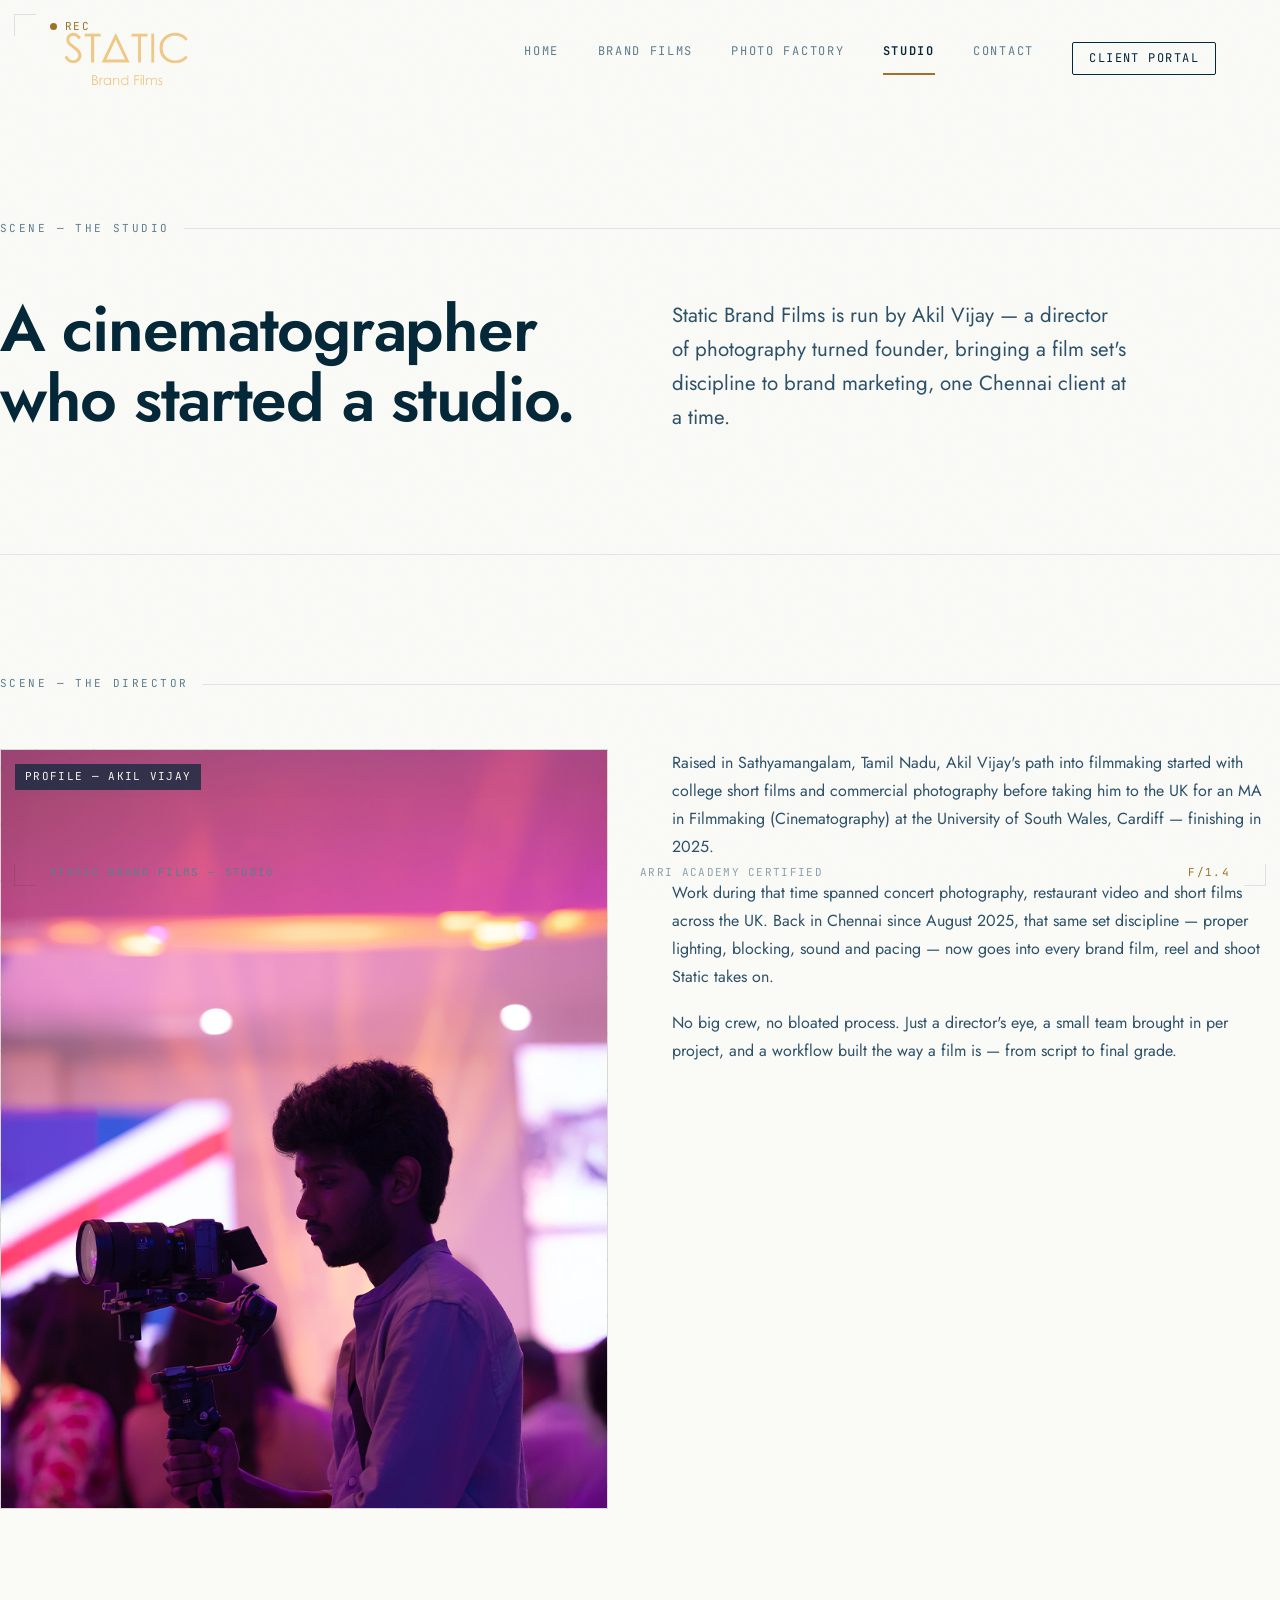
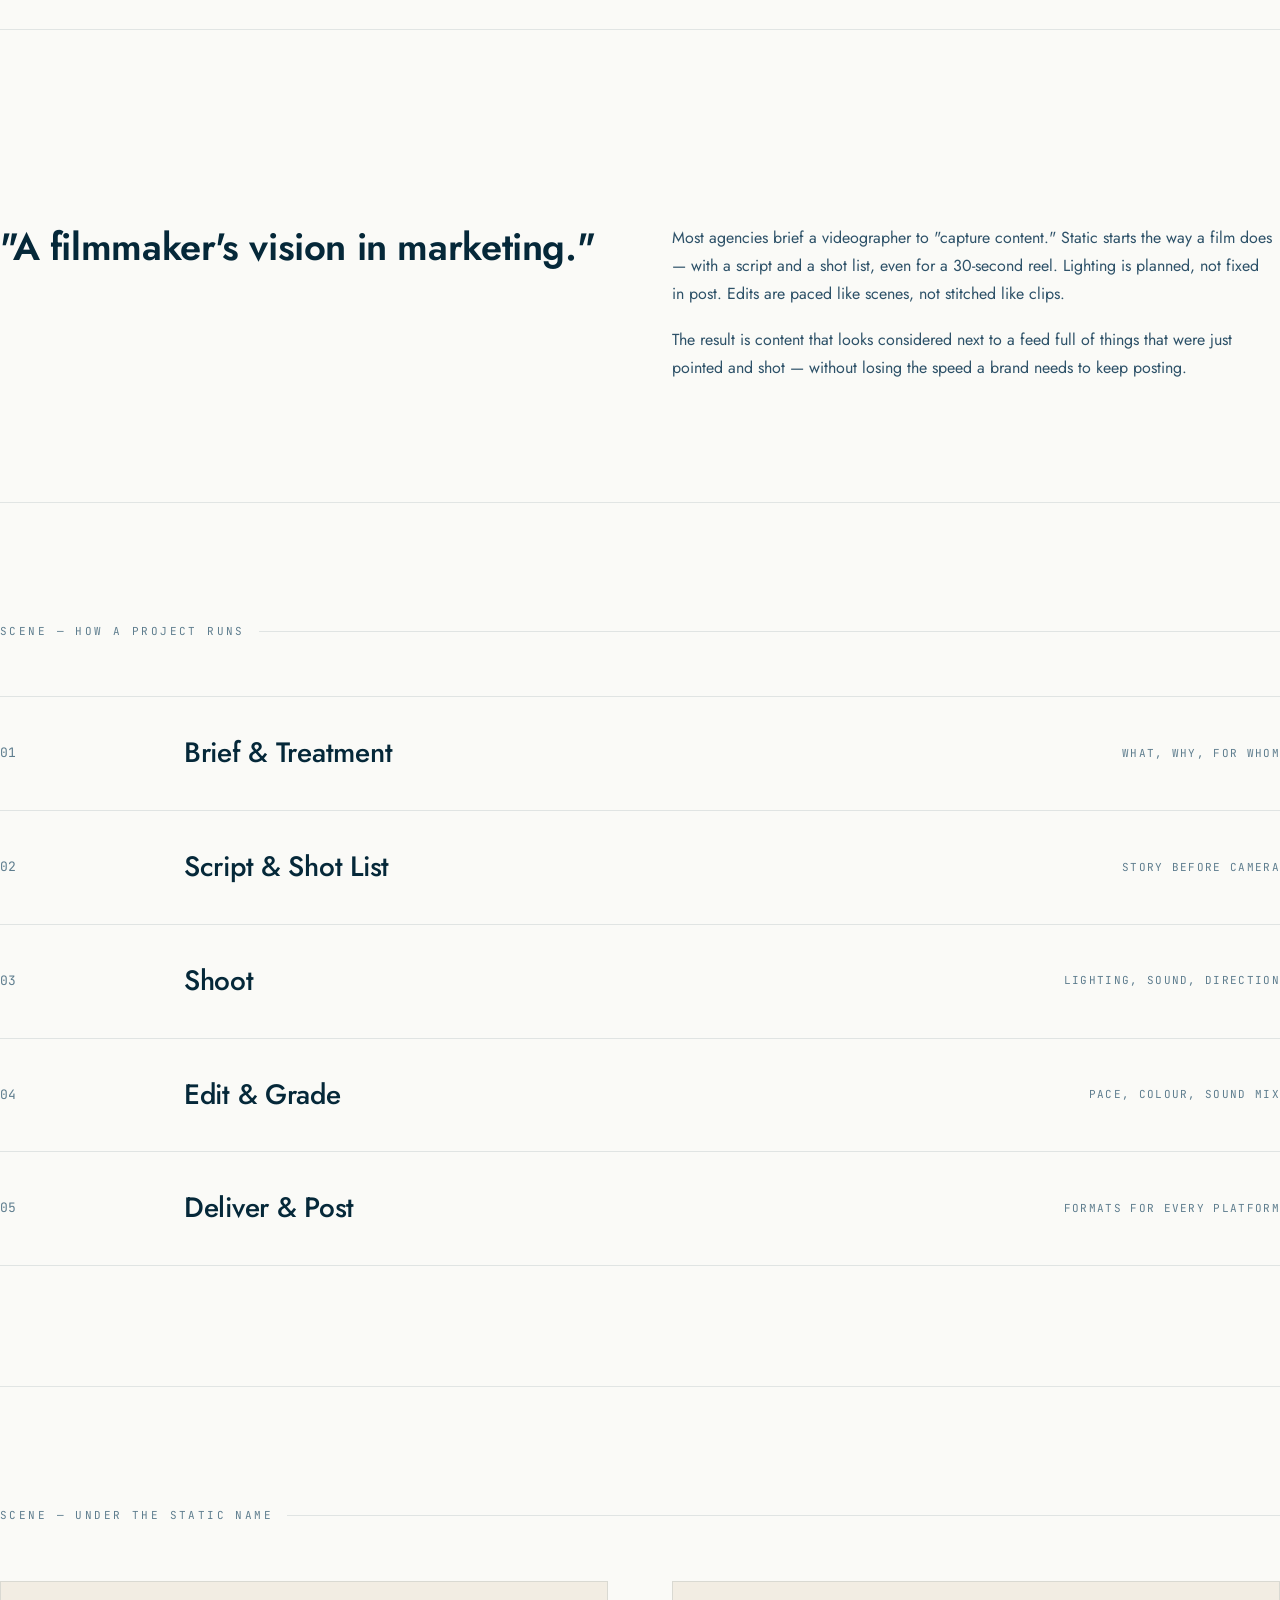
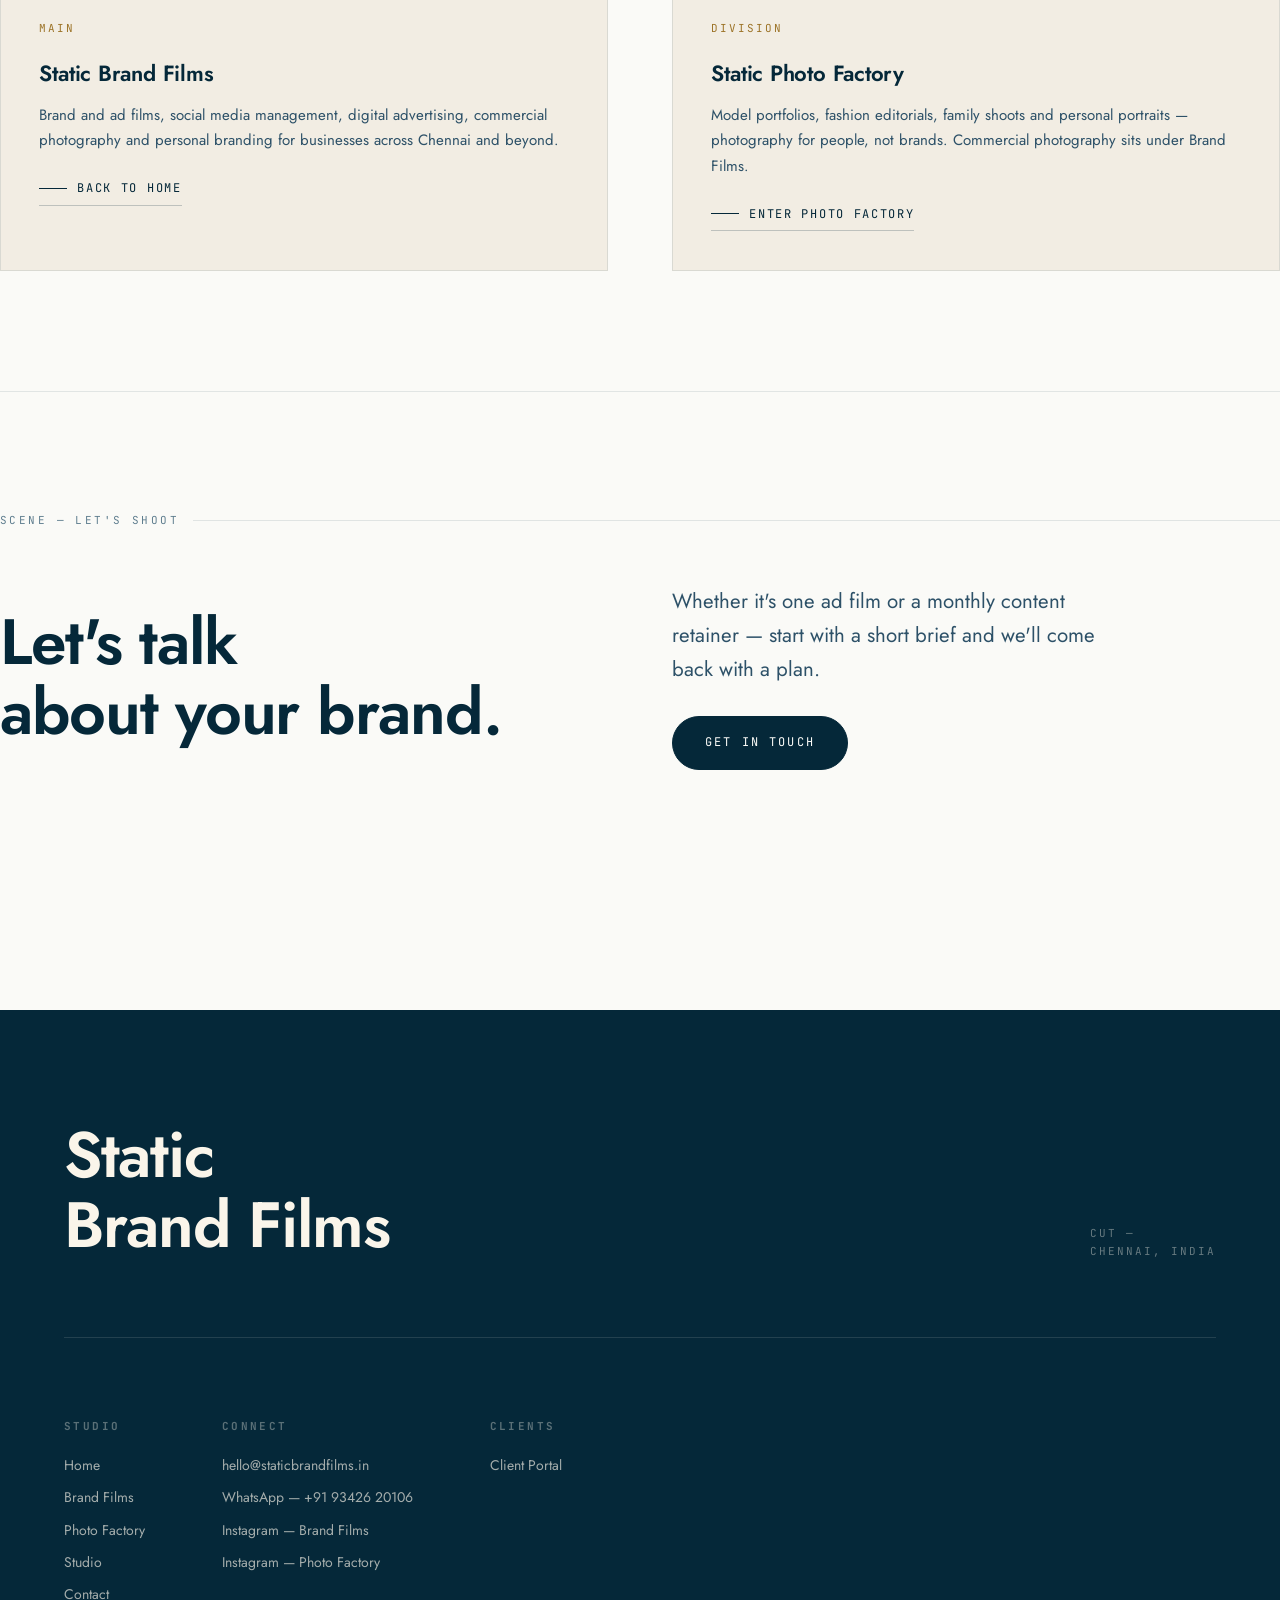
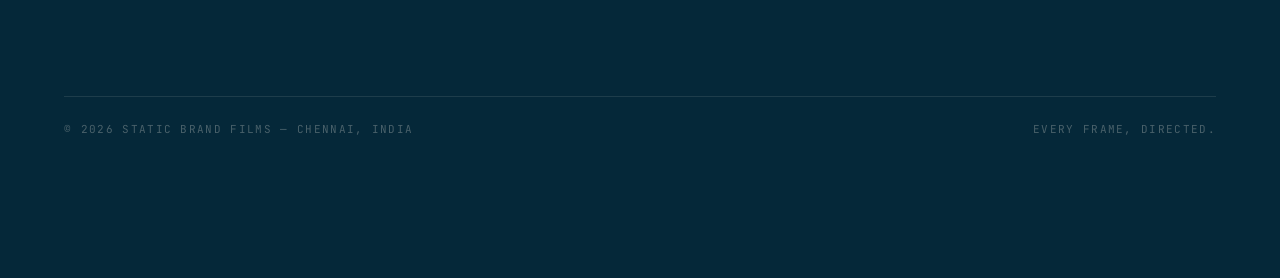
<file: about.html>
<!DOCTYPE html>
<html lang="en">
<head>
<meta charset="UTF-8">
<meta name="viewport" content="width=device-width, initial-scale=1.0">
<title>Studio — Static Brand Films | Creative Agency Chennai</title>
<meta name="description" content="Static Brand Films is run by Akil Vijay — ARRI-certified cinematographer and MA Filmmaking graduate — bringing film-set discipline to brand marketing in Chennai.">
<meta name="keywords" content="creative agency Chennai, film director Chennai, brand filmmaker Chennai, cinematographer Chennai, ARRI certified Chennai, ad film director Tamil Nadu">
<link rel="canonical" href="https://www.staticbrandfilms.in/about.html">
<meta property="og:title" content="Studio — Static Brand Films | Creative Agency Chennai">
<meta property="og:description" content="Meet the director behind Static Brand Films — ARRI-certified, MA Filmmaking, Chennai-based. A filmmaker's eye on your brand.">
<meta property="og:url" content="https://www.staticbrandfilms.in/about.html">
<meta property="og:type" content="website">
<meta property="og:image" content="https://www.staticbrandfilms.in/assets/images/about/akil-vijay-filmmaker-chennai.png">
<meta name="twitter:card" content="summary_large_image">
<meta name="twitter:title" content="Studio — Static Brand Films | Creative Agency Chennai">
<meta name="twitter:description" content="ARRI-certified cinematographer and filmmaker bringing film-set discipline to brand marketing in Chennai.">
<link rel="icon" type="image/png" sizes="512x512" href="favicon.png">
<link rel="shortcut icon" href="favicon.png">
<link rel="apple-touch-icon" href="favicon.png">
<link rel="stylesheet" href="assets/css/style.css">
<!-- Google Tag Manager -->
<script>(function(w,d,s,l,i){w[l]=w[l]||[];w[l].push({'gtm.start':
new Date().getTime(),event:'gtm.js'});var f=d.getElementsByTagName(s)[0],
j=d.createElement(s),dl=l!='dataLayer'?'&l='+l:'';j.async=true;j.src=
'https://www.googletagmanager.com/gtm.js?id='+i+dl;f.parentNode.insertBefore(j,f);
})(window,document,'script','dataLayer','GTM-N9CTZFRR');</script>
<!-- End Google Tag Manager -->
</head>
<body>
<!-- Google Tag Manager (noscript) -->
<noscript><iframe src="https://www.googletagmanager.com/ns.html?id=GTM-N9CTZFRR"
height="0" width="0" style="display:none;visibility:hidden"></iframe></noscript>
<!-- End Google Tag Manager (noscript) -->

<div class="curtain">FADE IN —</div>

<div class="hud">
  <span class="hud__corner hud__corner--tl"></span>
  <span class="hud__corner hud__corner--tr"></span>
  <span class="hud__corner hud__corner--bl"></span>
  <span class="hud__corner hud__corner--br"></span>
  <div class="hud__top">
    <span class="hud__rec"><span class="hud__rec-dot"></span> REC</span>
    
    <span class="hud__meta">24FPS · CHENNAI, IN</span>
  </div>
  <div class="hud__bottom">
    <span class="hud__scene">STATIC BRAND FILMS — STUDIO</span>
    <span class="hud__meta">ARRI ACADEMY CERTIFIED</span>
    <span class="hud__fstop" data-fstop>f/1.4</span>
  </div>
</div>

<header class="nav">
  <a href="index.html" class="nav__mark" aria-label="Static Brand Films — Home"><img class="nav__logo" src="assets/images/Logo/static-brand-films-logo.png" alt="Static Brand Films"></a>
  <button class="nav__toggle">MENU</button>
  <nav class="nav__links">
    <a href="index.html">Home</a>
    <a href="brand-films.html">Brand Films</a>
    <a href="photo-factory.html">Photo Factory</a>
    <a href="about.html" aria-current="page">Studio</a>
    <a href="contact.html">Contact</a>
    <a href="https://portal.staticbrandfilms.in" target="_blank" rel="noopener" class="nav__portal">Client Portal</a>
  </nav>
</header>

<main>

  <!-- INTRO -->
  <section class="scene wrap" style="padding-top:clamp(150px,20vw,220px);">
    <p class="scene__label" data-reveal>Scene — The Studio</p>
    <div class="grid grid--2" style="align-items:end;">
      <h1 class="h-1" data-reveal>A cinematographer<br>who started a studio.</h1>
      <p class="lede" data-reveal data-reveal-delay="1">Static Brand Films is run by Akil Vijay — a director of photography turned founder, bringing a film set's discipline to brand marketing, one Chennai client at a time.</p>
    </div>
  </section>

  <!-- BIO -->
  <section class="scene wrap">
    <p class="scene__label" data-reveal>Scene — The Director</p>
    <div class="grid grid--2" style="align-items:start;">
      <div class="frame frame--tall" data-reveal>
        <img src="assets/images/about/akil-vijay-filmmaker-chennai.png" alt="Akil Vijay, filmmaker and founder of Static Brand Films in Chennai" style="width:100%;height:100%;object-fit:cover;display:block;">
        <span class="frame__tag">PROFILE — AKIL VIJAY</span>
      </div>
      <div data-reveal data-reveal-delay="1">
        <p class="body-text">Raised in Sathyamangalam, Tamil Nadu, Akil Vijay's path into filmmaking started with college short films and commercial photography before taking him to the UK for an MA in Filmmaking (Cinematography) at the University of South Wales, Cardiff — finishing in 2025.</p>
        <p class="body-text" style="margin-top:18px;">Work during that time spanned concert photography, restaurant video and short films across the UK. Back in Chennai since August 2025, that same set discipline — proper lighting, blocking, sound and pacing — now goes into every brand film, reel and shoot Static takes on.</p>
        <p class="body-text" style="margin-top:18px;">No big crew, no bloated process. Just a director's eye, a small team brought in per project, and a workflow built the way a film is — from script to final grade.</p>
      </div>
    </div>
  </section>

  <!-- PHILOSOPHY -->
  <section class="scene wrap">
    <p class="scene__label" data-reveal>Scene — The Philosophy</p>
    <div class="grid grid--2" style="align-items:start;">
      <h2 class="h-2" data-reveal>"A filmmaker's vision in marketing."</h2>
      <div data-reveal data-reveal-delay="1">
        <p class="body-text">Most agencies brief a videographer to "capture content." Static starts the way a film does — with a script and a shot list, even for a 30-second reel. Lighting is planned, not fixed in post. Edits are paced like scenes, not stitched like clips.</p>
        <p class="body-text" style="margin-top:18px;">The result is content that looks considered next to a feed full of things that were just pointed and shot — without losing the speed a brand needs to keep posting.</p>
      </div>
    </div>
  </section>

  <!-- PROCESS — real sequence, numbered -->
  <section class="scene wrap">
    <p class="scene__label" data-reveal>Scene — How a Project Runs</p>
    <div class="filmstrip">
      <div class="reel" data-reveal>
        <span class="reel__index">01</span>
        <span class="reel__title">Brief &amp; Treatment</span>
        <span class="reel__meta"><span>What, why, for whom</span></span>
      </div>
      <div class="reel" data-reveal data-reveal-delay="1">
        <span class="reel__index">02</span>
        <span class="reel__title">Script &amp; Shot List</span>
        <span class="reel__meta"><span>Story before camera</span></span>
      </div>
      <div class="reel" data-reveal data-reveal-delay="2">
        <span class="reel__index">03</span>
        <span class="reel__title">Shoot</span>
        <span class="reel__meta"><span>Lighting, sound, direction</span></span>
      </div>
      <div class="reel" data-reveal data-reveal-delay="3">
        <span class="reel__index">04</span>
        <span class="reel__title">Edit &amp; Grade</span>
        <span class="reel__meta"><span>Pace, colour, sound mix</span></span>
      </div>
      <div class="reel" data-reveal data-reveal-delay="4">
        <span class="reel__index">05</span>
        <span class="reel__title">Deliver &amp; Post</span>
        <span class="reel__meta"><span>Formats for every platform</span></span>
      </div>
    </div>
  </section>

  <!-- DIVISIONS -->
  <section class="scene wrap">
    <p class="scene__label" data-reveal>Scene — Under the Static Name</p>
    <div class="grid grid--2">
      <div class="card" data-reveal>
        <span class="card__num">Main</span>
        <h3>Static Brand Films</h3>
        <p>Brand and ad films, social media management, digital advertising, commercial photography and personal branding for businesses across Chennai and beyond.</p>
        <p style="margin-top:18px;"><a href="index.html" class="link-arrow"><span class="link-arrow__bar"></span> Back to home</a></p>
      </div>
      <div class="card" data-reveal data-reveal-delay="1">
        <span class="card__num">Division</span>
        <h3>Static Photo Factory</h3>
        <p>Model portfolios, fashion editorials, family shoots and personal portraits — photography for people, not brands. Commercial photography sits under Brand Films.</p>
        <p style="margin-top:18px;"><a href="photo-factory.html" class="link-arrow"><span class="link-arrow__bar"></span> Enter Photo Factory</a></p>
      </div>
    </div>
  </section>

  <!-- CTA -->
  <section class="scene wrap">
    <p class="scene__label" data-reveal>Scene — Let's Shoot</p>
    <div class="grid grid--2" style="align-items:center;">
      <h2 class="h-1" data-reveal>Let's talk<br>about your brand.</h2>
      <div data-reveal data-reveal-delay="1">
        <p class="lede">Whether it's one ad film or a monthly content retainer — start with a short brief and we'll come back with a plan.</p>
        <p style="margin-top:30px;"><a href="contact.html" class="btn">Get in touch</a></p>
      </div>
    </div>
  </section>

</main>

<footer class="footer">
<div class="wrap">
  <div class="footer__top">
    <h2 class="h-1" style="max-width:14ch;">Static<br>Brand Films</h2>
    <p class="mono-tag">CUT —<br>CHENNAI, INDIA</p>
  </div>
  <div class="footer__cols">
    <div class="footer__col">
      <h4>Studio</h4>
      <a href="index.html">Home</a>
    <a href="brand-films.html">Brand Films</a>
      <a href="photo-factory.html">Photo Factory</a>
      <a href="about.html">Studio</a>
      <a href="contact.html">Contact</a>
    </div>
    <div class="footer__col">
      <h4>Connect</h4>
      <a href="mailto:hello@staticbrandfilms.in">hello@staticbrandfilms.in</a>
      <a href="https://wa.me/919342620106?text=Hi%20Static%20Brand%20Films%2C%20I%27d%20like%20to%20discuss%20a%20project." target="_blank" rel="noopener">WhatsApp — +91 93426 20106</a>
      <a href="https://www.instagram.com/_staticbrandfilms_/" target="_blank" rel="noopener">Instagram — Brand Films</a>
      <a href="https://www.instagram.com/staticphotofactory/" target="_blank" rel="noopener">Instagram — Photo Factory</a>
    </div>
    <div class="footer__col">
      <h4>Clients</h4>
      <a href="https://portal.staticbrandfilms.in" target="_blank" rel="noopener">Client Portal</a>
    </div>
  </div>
  <div class="footer__base">
    <span>© 2026 Static Brand Films — Chennai, India</span>
    <span>Every frame, directed.</span>
  </div>
</div>
</footer>

<script src="assets/js/main.js"></script>
</body>
</html>
</file>
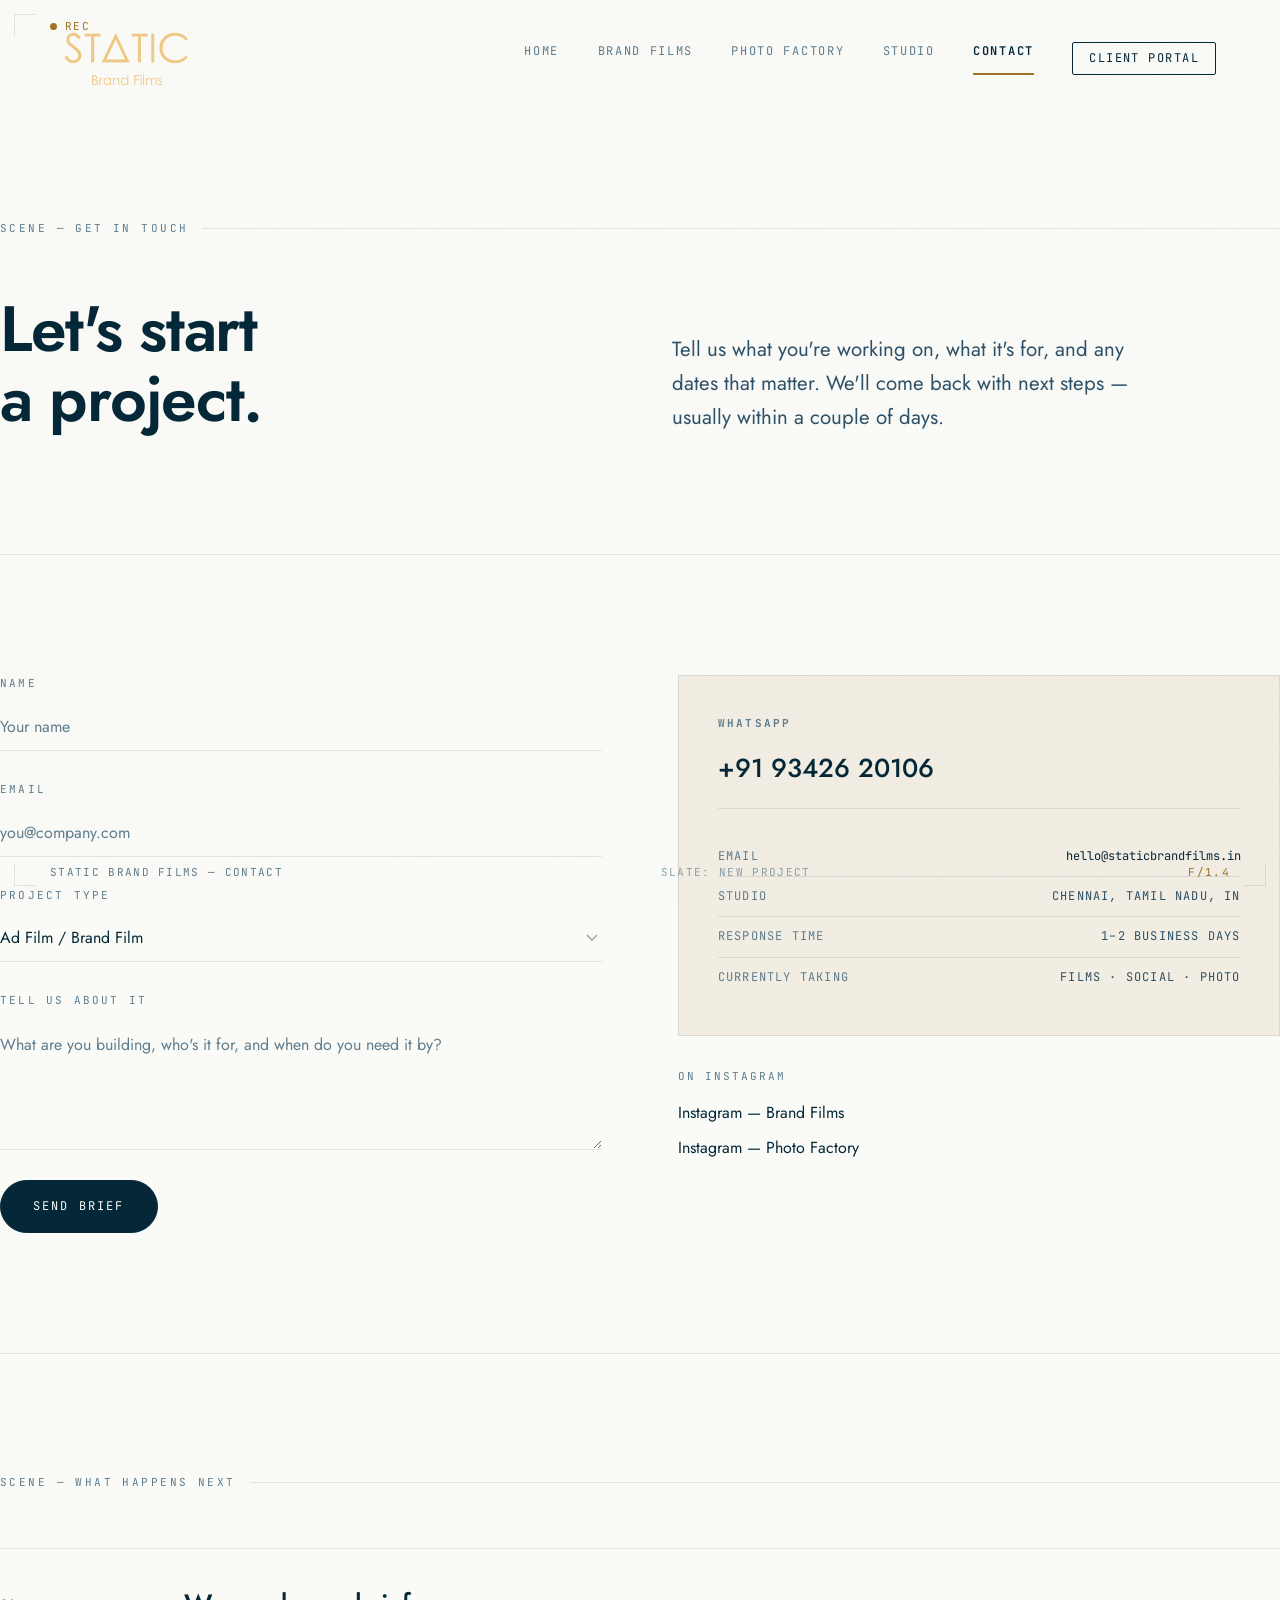
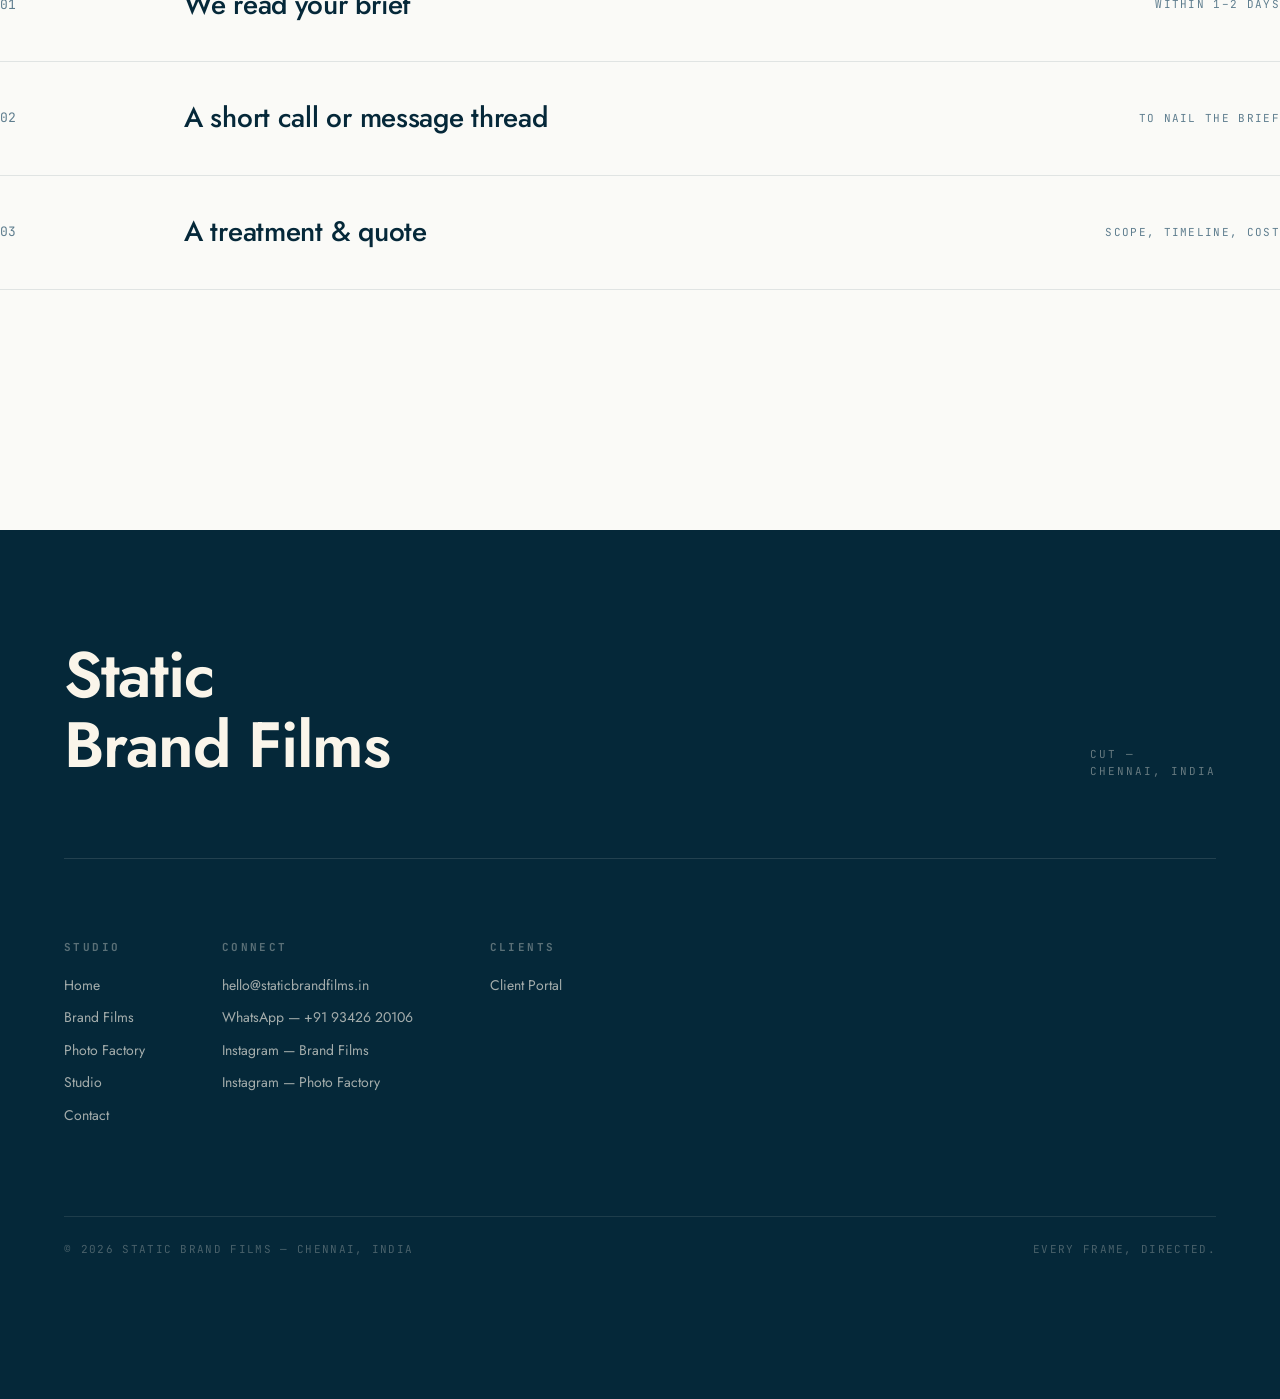
<file: contact.html>
<!DOCTYPE html>
<html lang="en">
<head>
<meta charset="UTF-8">
<meta name="viewport" content="width=device-width, initial-scale=1.0">
<title>Contact — Static Brand Films | Ad Film Agency Chennai</title>
<meta name="description" content="Start a project with Static Brand Films for ad films, social media, digital advertising, commercial photography or personal branding in Chennai and Coimbatore.">
<meta name="keywords" content="hire ad film agency Chennai, brand film production inquiry Chennai, creative agency contact Chennai, video production Chennai">
<link rel="canonical" href="https://www.staticbrandfilms.in/contact.html">
<meta property="og:title" content="Contact — Static Brand Films | Ad Film Agency Chennai">
<meta property="og:description" content="Start a project for films, social media, advertising, commercial photography or personal branding in Chennai and Coimbatore.">
<meta property="og:url" content="https://www.staticbrandfilms.in/contact.html">
<meta property="og:type" content="website">
<meta property="og:image" content="https://www.staticbrandfilms.in/assets/images/home/static-brand-films-commercial-campaign-chennai.jpg">
<meta name="twitter:card" content="summary_large_image">
<meta name="twitter:title" content="Contact — Static Brand Films | Ad Film Agency Chennai">
<meta name="twitter:description" content="Start a project for films, social media, advertising and photography in Chennai and Coimbatore.">
<link rel="icon" type="image/png" sizes="512x512" href="favicon.png">
<link rel="shortcut icon" href="favicon.png">
<link rel="apple-touch-icon" href="favicon.png">
<link rel="stylesheet" href="assets/css/style.css">
<!-- Google Tag Manager -->
<script>(function(w,d,s,l,i){w[l]=w[l]||[];w[l].push({'gtm.start':
new Date().getTime(),event:'gtm.js'});var f=d.getElementsByTagName(s)[0],
j=d.createElement(s),dl=l!='dataLayer'?'&l='+l:'';j.async=true;j.src=
'https://www.googletagmanager.com/gtm.js?id='+i+dl;f.parentNode.insertBefore(j,f);
})(window,document,'script','dataLayer','GTM-N9CTZFRR');</script>
<!-- End Google Tag Manager -->
</head>
<body>
<!-- Google Tag Manager (noscript) -->
<noscript><iframe src="https://www.googletagmanager.com/ns.html?id=GTM-N9CTZFRR"
height="0" width="0" style="display:none;visibility:hidden"></iframe></noscript>
<!-- End Google Tag Manager (noscript) -->

<div class="curtain">FADE IN —</div>

<div class="hud">
  <span class="hud__corner hud__corner--tl"></span>
  <span class="hud__corner hud__corner--tr"></span>
  <span class="hud__corner hud__corner--bl"></span>
  <span class="hud__corner hud__corner--br"></span>
  <div class="hud__top">
    <span class="hud__rec"><span class="hud__rec-dot"></span> REC</span>
    
    <span class="hud__meta">24FPS · CHENNAI, IN</span>
  </div>
  <div class="hud__bottom">
    <span class="hud__scene">STATIC BRAND FILMS — CONTACT</span>
    <span class="hud__meta">SLATE: NEW PROJECT</span>
    <span class="hud__fstop" data-fstop>f/1.4</span>
  </div>
</div>

<header class="nav">
  <a href="index.html" class="nav__mark" aria-label="Static Brand Films — Home"><img class="nav__logo" src="assets/images/Logo/static-brand-films-logo.png" alt="Static Brand Films"></a>
  <button class="nav__toggle">MENU</button>
  <nav class="nav__links">
    <a href="index.html">Home</a>
    <a href="brand-films.html">Brand Films</a>
    <a href="photo-factory.html">Photo Factory</a>
    <a href="about.html">Studio</a>
    <a href="contact.html" aria-current="page">Contact</a>
    <a href="https://portal.staticbrandfilms.in" target="_blank" rel="noopener" class="nav__portal">Client Portal</a>
  </nav>
</header>

<main>

  <!-- INTRO -->
  <section class="scene wrap" style="padding-top:clamp(150px,20vw,220px);">
    <p class="scene__label" data-reveal>Scene — Get In Touch</p>
    <div class="grid grid--2" style="align-items:end;">
      <h1 class="h-1" data-reveal>Let's start<br>a project.</h1>
      <p class="lede" data-reveal data-reveal-delay="1">Tell us what you're working on, what it's for, and any dates that matter. We'll come back with next steps — usually within a couple of days.</p>
    </div>
  </section>

  <!-- FORM + DETAILS -->
  <section class="scene wrap">
    <div class="grid grid--2" style="align-items:start; gap:clamp(40px,6vw,90px);">

      <form class="form" data-reveal id="contact-form">
        <div class="field">
          <label for="name">Name</label>
          <input type="text" id="name" name="name" placeholder="Your name" required>
        </div>
        <div class="field">
          <label for="email">Email</label>
          <input type="email" id="email" name="email" placeholder="you@company.com" required>
        </div>
        <div class="field">
          <label for="project">Project type</label>
          <select id="project" name="project">
            <option>Ad Film / Brand Film</option>
            <option>Social Media Management</option>
            <option>Digital Advertising</option>
            <option>Commercial Photography</option>
            <option>Personal Branding</option>
            <option>Static Photo Factory — Photography</option>
            <option>Something else</option>
          </select>
        </div>
        <div class="field">
          <label for="message">Tell us about it</label>
          <textarea id="message" name="message" placeholder="What are you building, who's it for, and when do you need it by?" required></textarea>
        </div>
        <div>
          <button type="submit" class="btn" id="submit-btn">Send brief</button>
        </div>
        <p id="form-success" style="display:none; margin-top:20px; color:var(--gold); font-family:var(--mono); font-size:0.85rem; letter-spacing:0.05em;">RECEIVED YOUR DETAILS — WE'LL BE IN TOUCH SOON.</p>
        <p id="form-error" style="display:none; margin-top:20px; color:#e05c5c; font-family:var(--mono); font-size:0.85rem; letter-spacing:0.05em;">SOMETHING WENT WRONG — PLEASE EMAIL US DIRECTLY.</p>
      </form>

      <script>
        document.getElementById('contact-form').addEventListener('submit', async function(e) {
          e.preventDefault();
          const btn = document.getElementById('submit-btn');
          btn.textContent = 'Sending…';
          btn.disabled = true;
          try {
            const res = await fetch('https://formspree.io/f/mkoaqdqv', {
              method: 'POST',
              body: new FormData(this),
              headers: { 'Accept': 'application/json' }
            });
            if (res.ok) {
              this.reset();
              document.getElementById('form-success').style.display = 'block';
              btn.style.display = 'none';
            } else {
              document.getElementById('form-error').style.display = 'block';
              btn.textContent = 'Send brief';
              btn.disabled = false;
            }
          } catch {
            document.getElementById('form-error').style.display = 'block';
            btn.textContent = 'Send brief';
            btn.disabled = false;
          }
        });
      </script>

      <!-- DIRECT CONTACT -->
      <div data-reveal data-reveal-delay="1">
        <div class="contact-card">
          <h4>WhatsApp</h4>
          <a href="https://wa.me/919342620106?text=Hi%20Static%20Brand%20Films%2C%20I%27d%20like%20to%20discuss%20a%20project." class="big-link" target="_blank" rel="noopener">+91 93426 20106</a>
          <div class="meta-row"><span>Email</span><a href="mailto:hello@staticbrandfilms.in">hello@staticbrandfilms.in</a></div>
          <div class="meta-row"><span>Studio</span><span>Chennai, Tamil Nadu, IN</span></div>
          <div class="meta-row"><span>Response time</span><span>1–2 business days</span></div>
          <div class="meta-row"><span>Currently taking</span><span>Films · Social · Photo</span></div>
        </div>

        <div style="margin-top:32px;">
          <p class="mono-tag" style="margin-bottom:14px;">On Instagram</p>
          <p style="margin-bottom:10px;"><a href="https://www.instagram.com/_staticbrandfilms_/" target="_blank" rel="noopener">Instagram — Brand Films</a></p>
          <p><a href="https://www.instagram.com/staticphotofactory/" target="_blank" rel="noopener">Instagram — Photo Factory</a></p>
        </div>
      </div>

    </div>
  </section>

  <!-- WHAT HAPPENS NEXT -->
  <section class="scene wrap">
    <p class="scene__label" data-reveal>Scene — What Happens Next</p>
    <div class="filmstrip">
      <div class="reel" data-reveal>
        <span class="reel__index">01</span>
        <span class="reel__title">We read your brief</span>
        <span class="reel__meta"><span>Within 1–2 days</span></span>
      </div>
      <div class="reel" data-reveal data-reveal-delay="1">
        <span class="reel__index">02</span>
        <span class="reel__title">A short call or message thread</span>
        <span class="reel__meta"><span>To nail the brief</span></span>
      </div>
      <div class="reel" data-reveal data-reveal-delay="2">
        <span class="reel__index">03</span>
        <span class="reel__title">A treatment &amp; quote</span>
        <span class="reel__meta"><span>Scope, timeline, cost</span></span>
      </div>
    </div>
  </section>

</main>

<footer class="footer">
<div class="wrap">
  <div class="footer__top">
    <h2 class="h-1" style="max-width:14ch;">Static<br>Brand Films</h2>
    <p class="mono-tag">CUT —<br>CHENNAI, INDIA</p>
  </div>
  <div class="footer__cols">
    <div class="footer__col">
      <h4>Studio</h4>
      <a href="index.html">Home</a>
    <a href="brand-films.html">Brand Films</a>
      <a href="photo-factory.html">Photo Factory</a>
      <a href="about.html">Studio</a>
      <a href="contact.html">Contact</a>
    </div>
    <div class="footer__col">
      <h4>Connect</h4>
      <a href="mailto:hello@staticbrandfilms.in">hello@staticbrandfilms.in</a>
      <a href="https://wa.me/919342620106?text=Hi%20Static%20Brand%20Films%2C%20I%27d%20like%20to%20discuss%20a%20project." target="_blank" rel="noopener">WhatsApp — +91 93426 20106</a>
      <a href="https://www.instagram.com/_staticbrandfilms_/" target="_blank" rel="noopener">Instagram — Brand Films</a>
      <a href="https://www.instagram.com/staticphotofactory/" target="_blank" rel="noopener">Instagram — Photo Factory</a>
    </div>
    <div class="footer__col">
      <h4>Clients</h4>
      <a href="https://portal.staticbrandfilms.in" target="_blank" rel="noopener">Client Portal</a>
    </div>
  </div>
  <div class="footer__base">
    <span>© 2026 Static Brand Films — Chennai, India</span>
    <span>Every frame, directed.</span>
  </div>
</div>
</footer>

<script src="assets/js/main.js"></script>
</body>
</html>
</file>
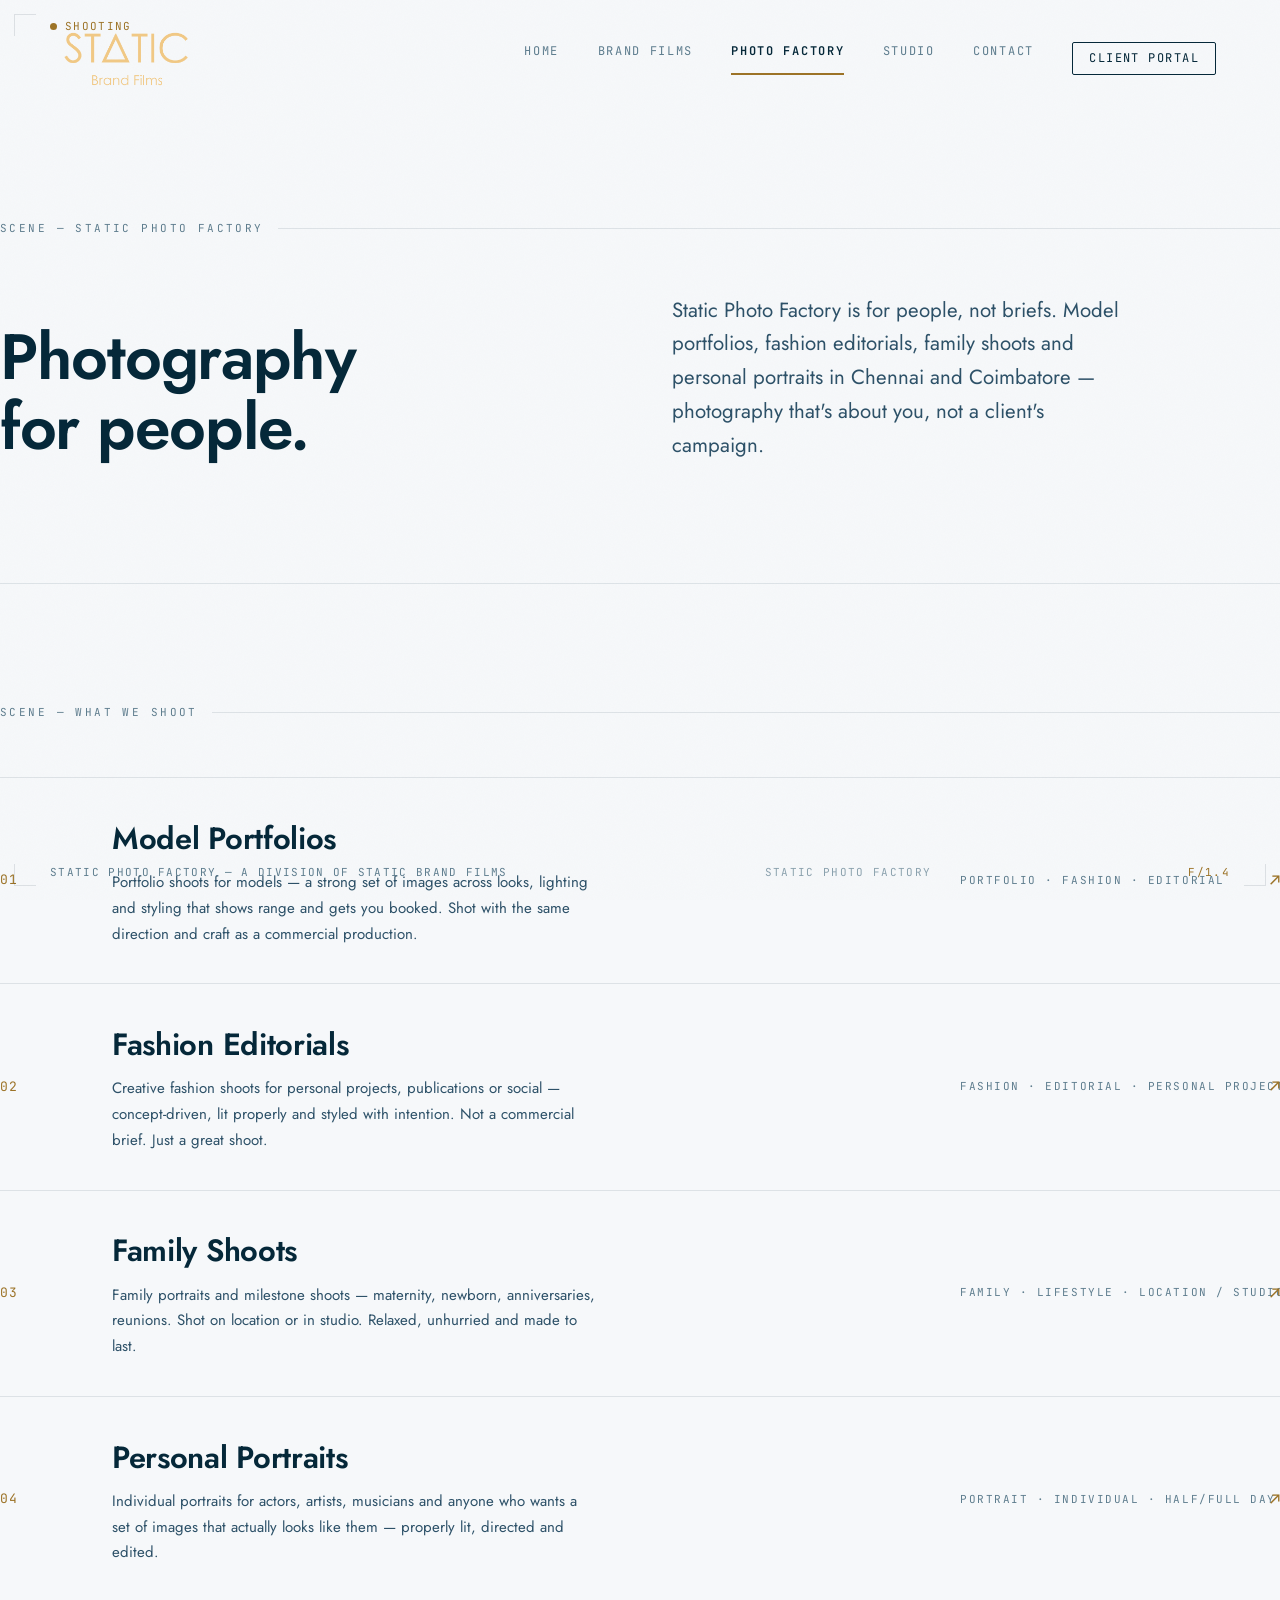
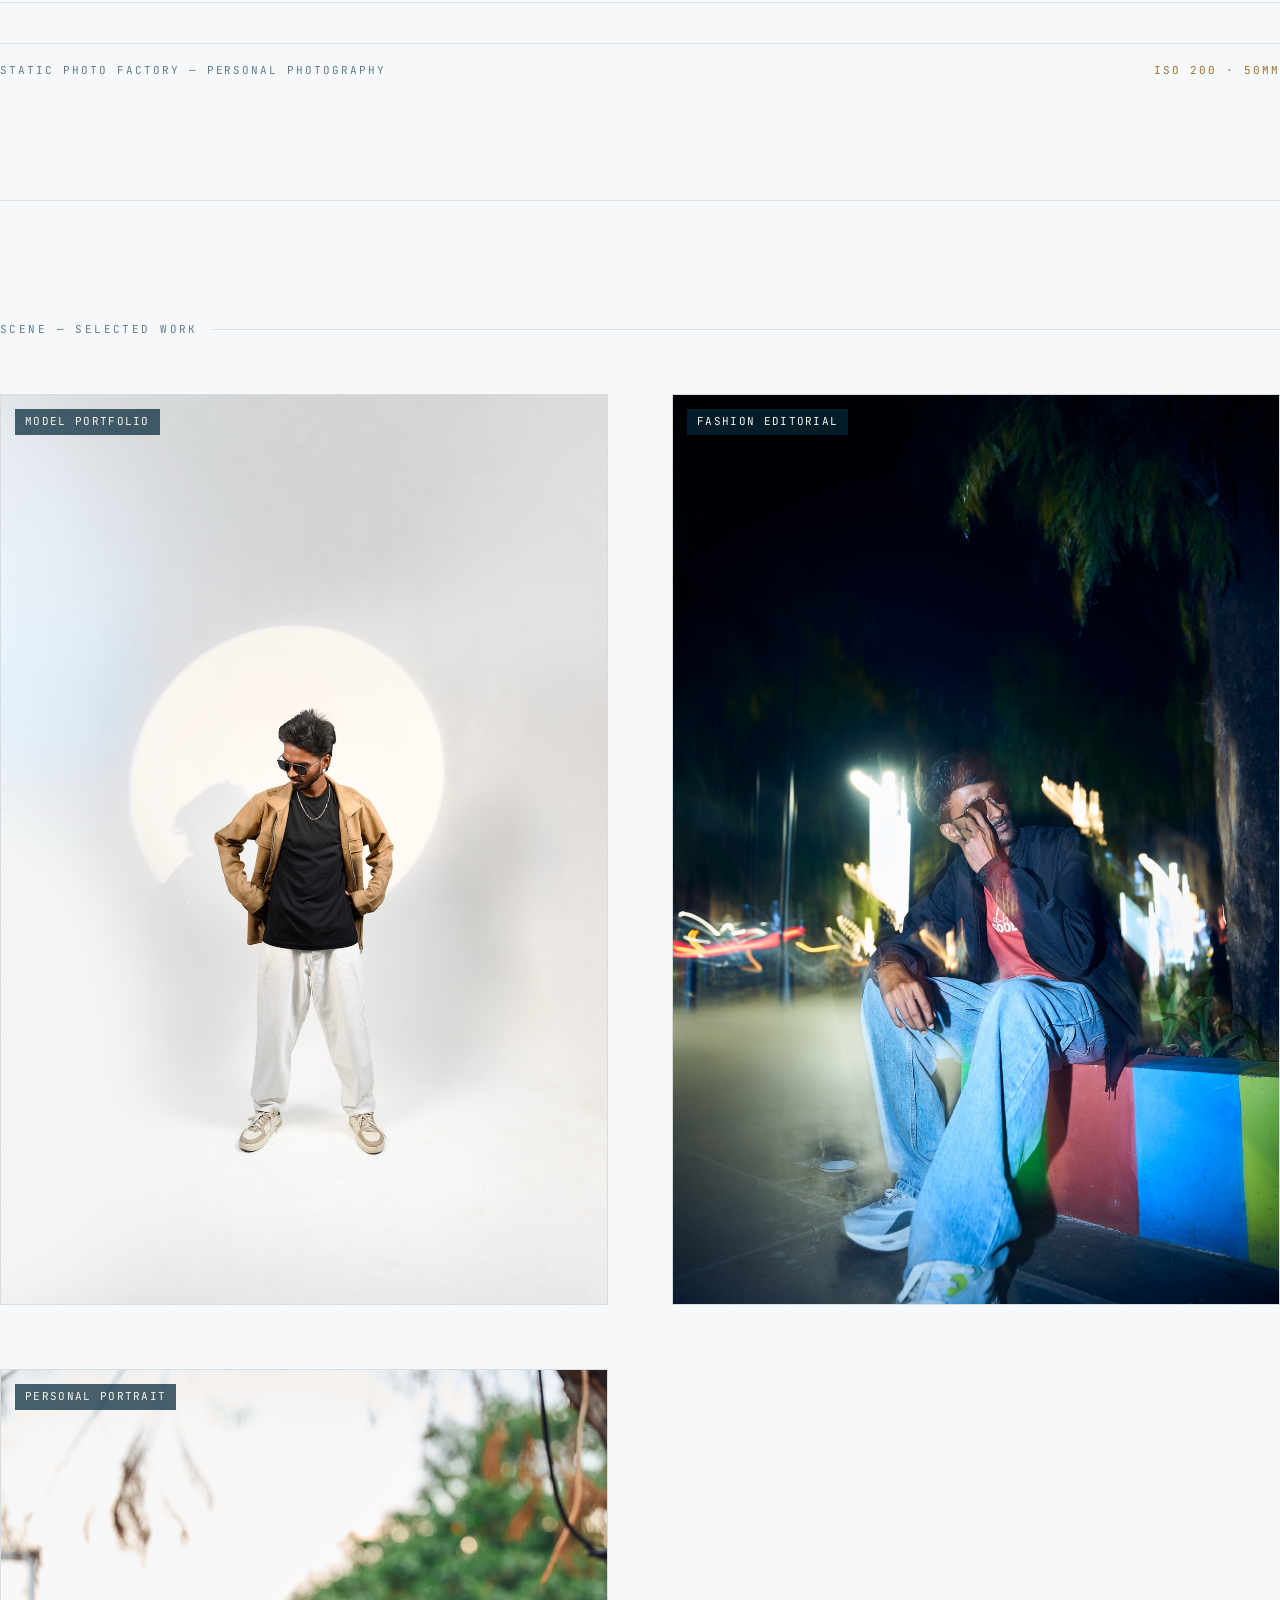
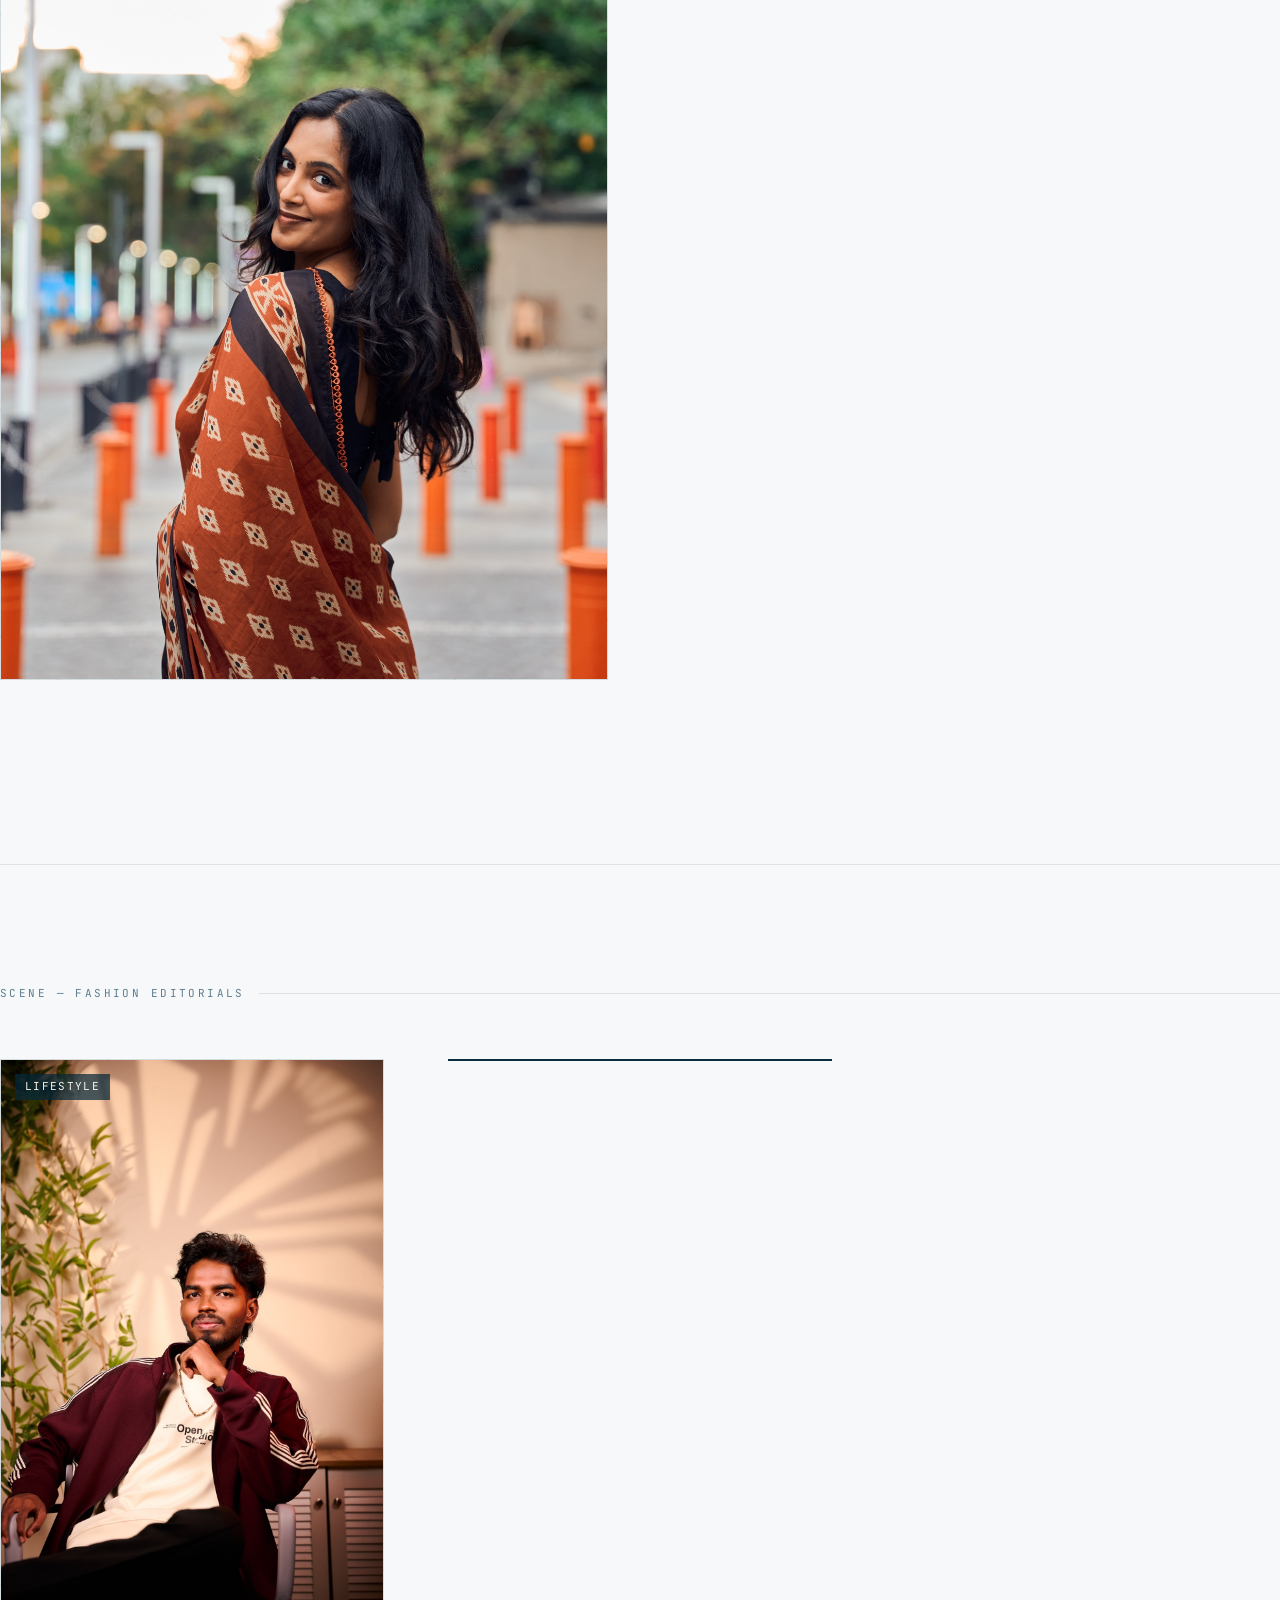
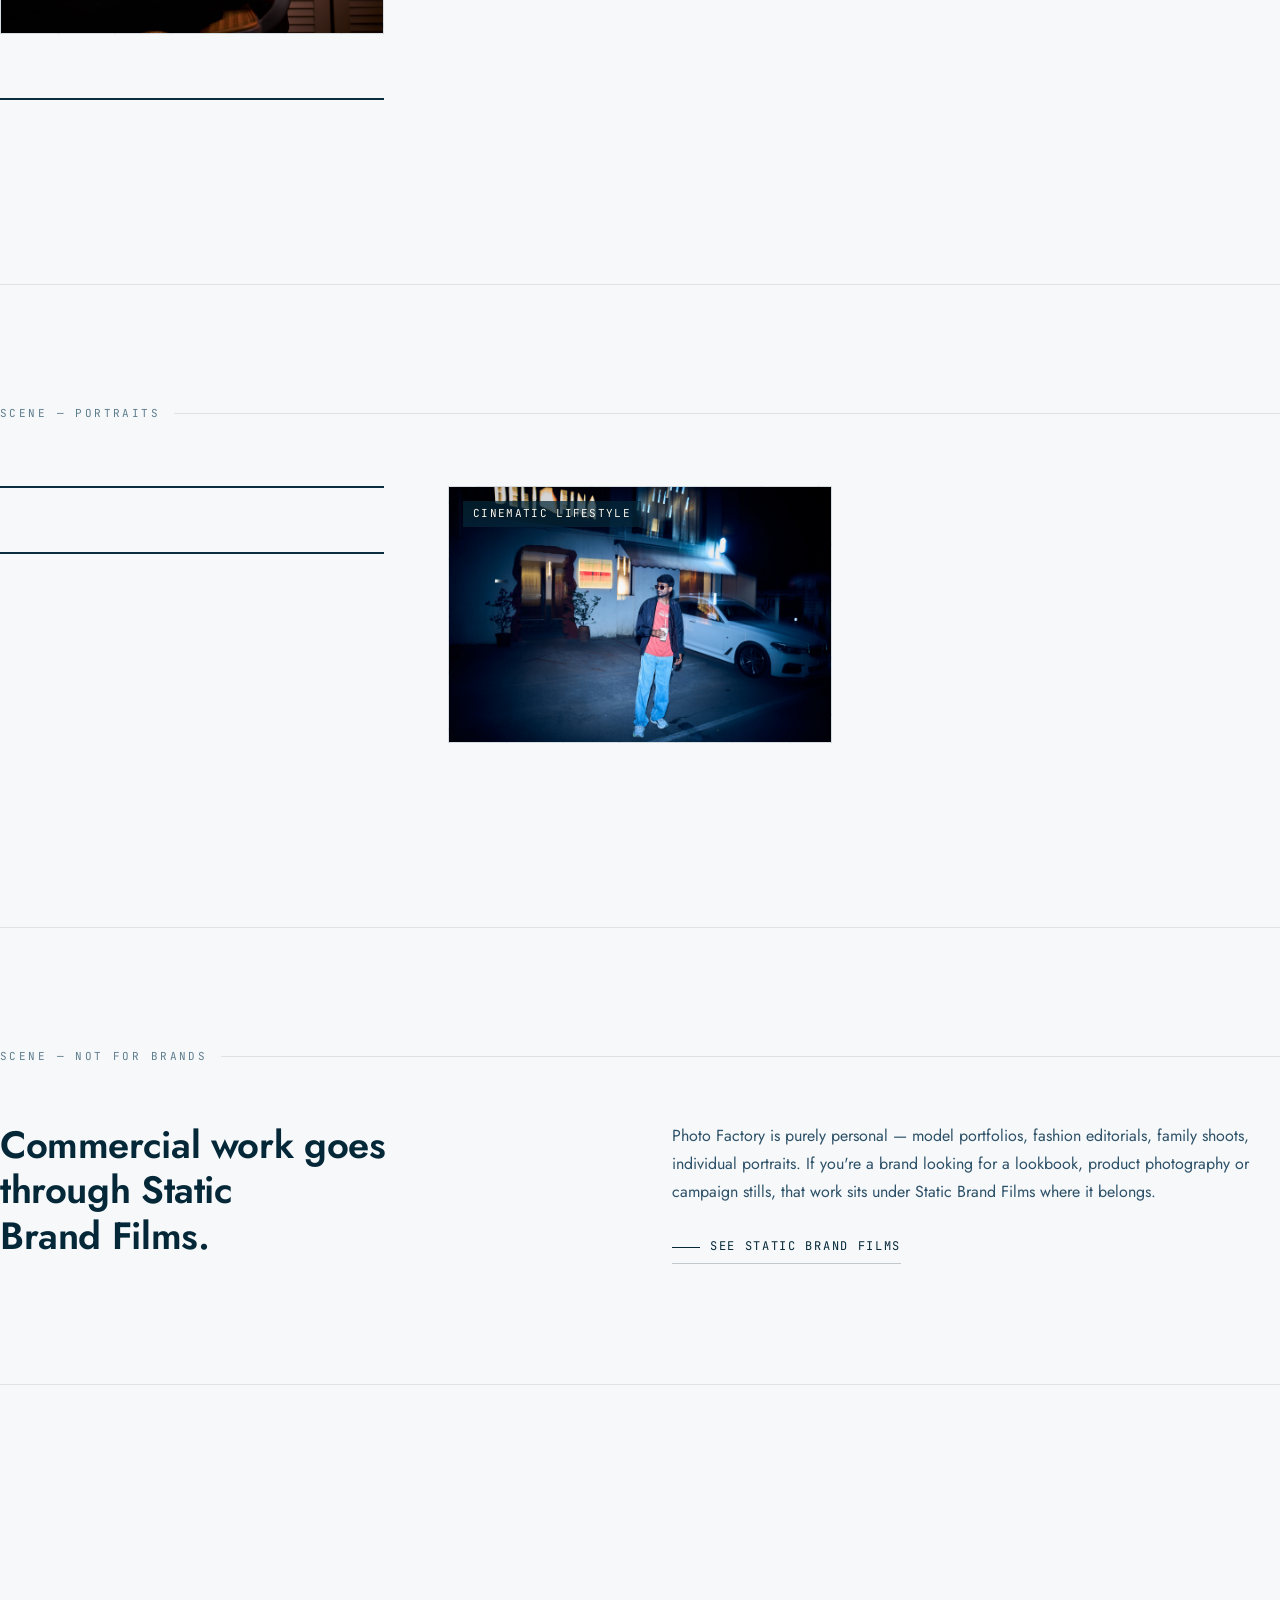
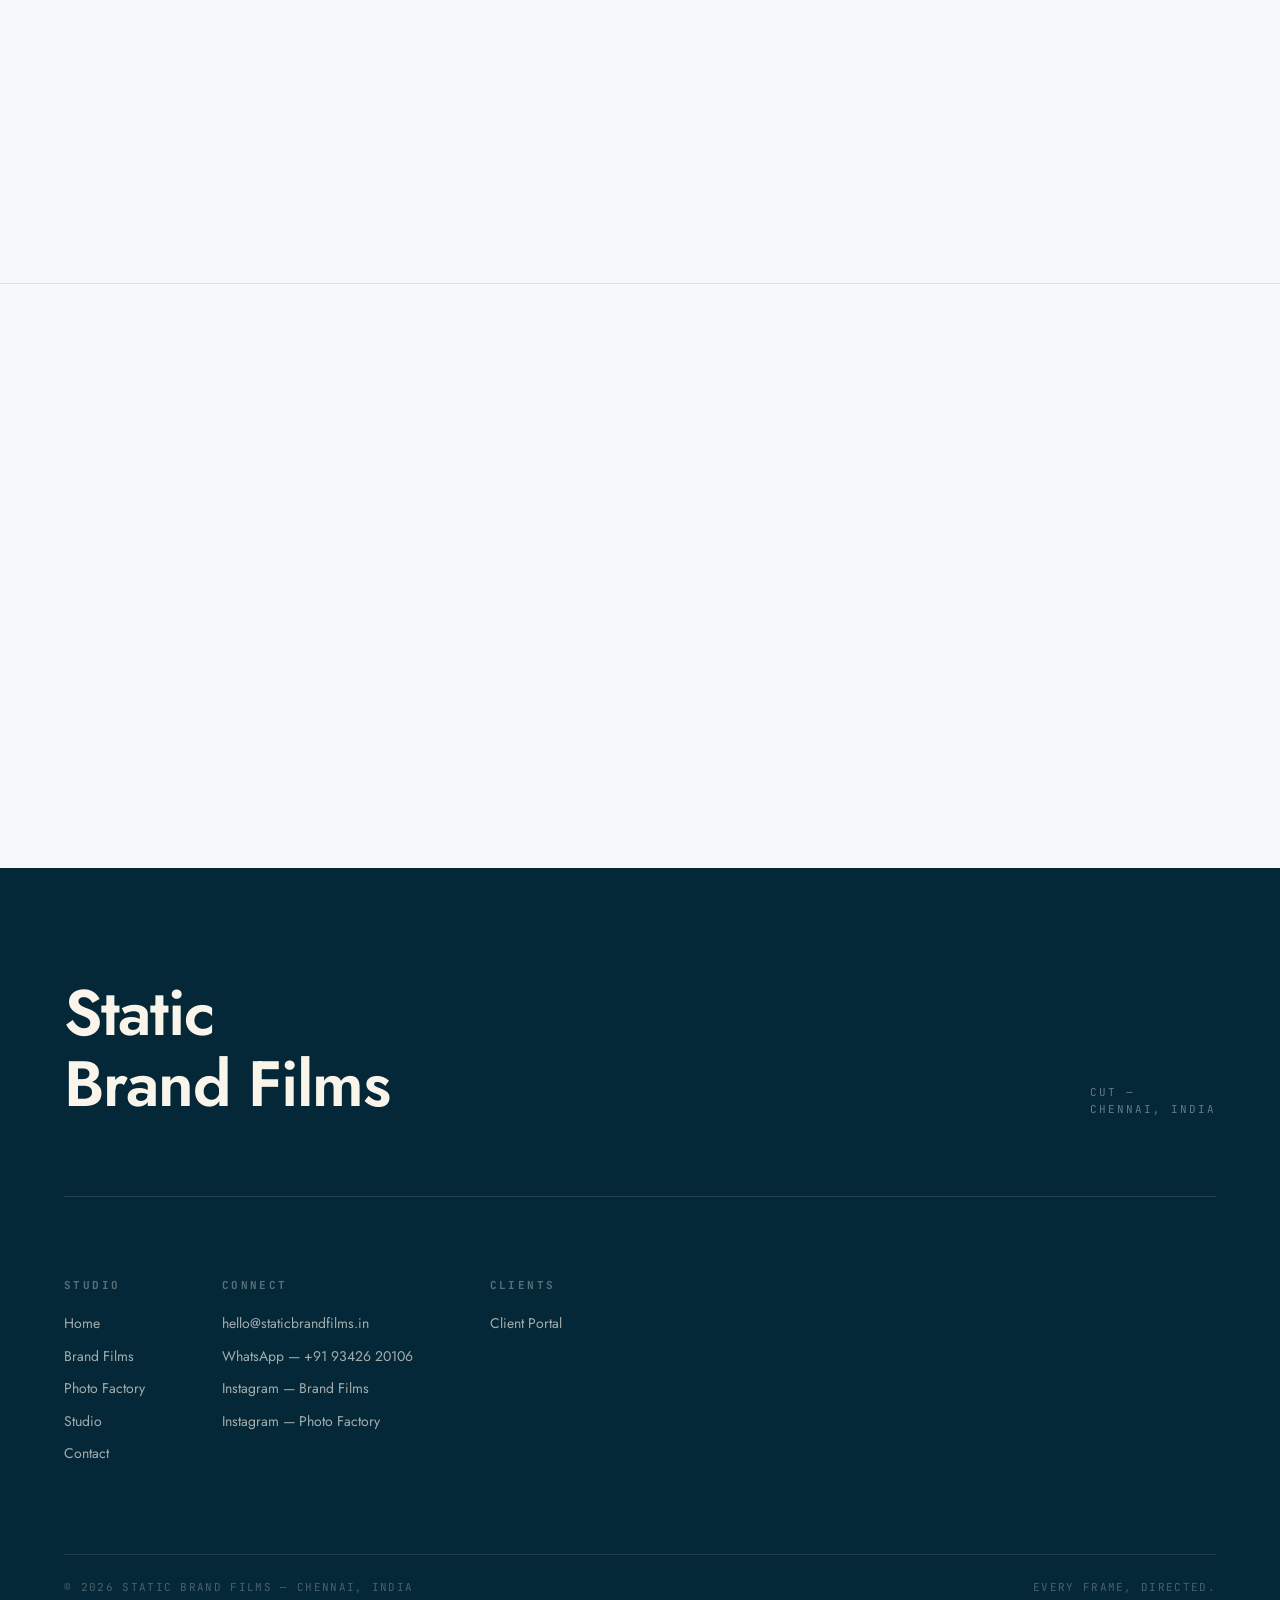
<file: photo-factory.html>
<!DOCTYPE html>
<html lang="en">
<head>
<meta charset="UTF-8">
<meta name="viewport" content="width=device-width, initial-scale=1.0">
<title>Fashion, Model & Portrait Photography | Chennai & Coimbatore</title>
<meta name="description" content="Static Photo Factory offers model portfolio, fashion, family and portrait photography in Chennai and Coimbatore — direction-first photography for people.">
<meta name="keywords" content="model photography Chennai, model photography Coimbatore, fashion photographer Chennai, fashion photography Coimbatore, portrait photographer Chennai, portfolio photoshoot Chennai">
<link rel="canonical" href="https://www.staticbrandfilms.in/photo-factory.html">
<meta property="og:title" content="Fashion, Model & Portrait Photography | Chennai & Coimbatore">
<meta property="og:description" content="Model portfolios, fashion editorials, family shoots and personal portraits in Chennai and Coimbatore.">
<meta property="og:url" content="https://www.staticbrandfilms.in/photo-factory.html">
<meta property="og:type" content="website">
<meta property="og:image" content="https://www.staticbrandfilms.in/assets/images/photo-factory/model-portfolio-photography-chennai.jpg">
<meta name="twitter:card" content="summary_large_image">
<meta name="twitter:title" content="Static Photo Factory — Fashion & Portrait Photography in Chennai">
<meta name="twitter:description" content="Model portfolios, fashion editorials, family shoots and personal portraits in Chennai and Coimbatore.">
<script type="application/ld+json">
{
  "@context": "https://schema.org",
  "@type": "Service",
  "name": "Fashion & Portrait Photography",
  "provider": {
    "@type": "LocalBusiness",
    "name": "Static Photo Factory",
    "url": "https://www.staticbrandfilms.in/photo-factory.html",
    "address": {"@type": "PostalAddress", "addressLocality": "Chennai", "addressRegion": "Tamil Nadu", "addressCountry": "IN"}
  },
  "serviceType": "Photography",
  "areaServed": ["Chennai", "Coimbatore"],
  "description": "Model portfolios, fashion editorials, family shoots and personal portraits in Chennai and Coimbatore — photography for people, not brands."
}
</script>
<link rel="icon" type="image/png" sizes="512x512" href="favicon.png">
<link rel="shortcut icon" href="favicon.png">
<link rel="apple-touch-icon" href="favicon.png">
<link rel="stylesheet" href="assets/css/style.css">
<!-- Google Tag Manager -->
<script>(function(w,d,s,l,i){w[l]=w[l]||[];w[l].push({'gtm.start':
new Date().getTime(),event:'gtm.js'});var f=d.getElementsByTagName(s)[0],
j=d.createElement(s),dl=l!='dataLayer'?'&l='+l:'';j.async=true;j.src=
'https://www.googletagmanager.com/gtm.js?id='+i+dl;f.parentNode.insertBefore(j,f);
})(window,document,'script','dataLayer','GTM-N9CTZFRR');</script>
<!-- End Google Tag Manager -->
</head>
<body class="theme-photo">
<!-- Google Tag Manager (noscript) -->
<noscript><iframe src="https://www.googletagmanager.com/ns.html?id=GTM-N9CTZFRR"
height="0" width="0" style="display:none;visibility:hidden"></iframe></noscript>
<!-- End Google Tag Manager (noscript) -->
<div class="curtain">FADE IN —</div>
<div class="hud">
  <span class="hud__corner hud__corner--tl"></span>
  <span class="hud__corner hud__corner--tr"></span>
  <span class="hud__corner hud__corner--bl"></span>
  <span class="hud__corner hud__corner--br"></span>
  <div class="hud__top">
    <span class="hud__rec"><span class="hud__rec-dot"></span> SHOOTING</span>
    
    <span class="hud__meta">ISO 200 · 50MM</span>
  </div>
  <div class="hud__bottom">
    <span class="hud__scene">STATIC PHOTO FACTORY — A DIVISION OF STATIC BRAND FILMS</span>
    <span class="hud__meta">STATIC PHOTO FACTORY</span>
    <span class="hud__fstop" data-fstop>f/1.4</span>
  </div>
</div>
<header class="nav">
  <a href="index.html" class="nav__mark" aria-label="Static Brand Films — Home"><img class="nav__logo" src="assets/images/Logo/static-brand-films-logo.png" alt="Static Brand Films"></a>
  <button class="nav__toggle">MENU</button>
  <nav class="nav__links">
    <a href="index.html">Home</a>
    <a href="brand-films.html">Brand Films</a>
    <a href="photo-factory.html" aria-current="page">Photo Factory</a>
    <a href="about.html">Studio</a>
    <a href="contact.html">Contact</a>
    <a href="https://portal.staticbrandfilms.in" target="_blank" rel="noopener" class="nav__portal">Client Portal</a>
  </nav>
</header>
<main>
  <section class="scene wrap" style="padding-top:clamp(150px,20vw,220px);">
    <p class="scene__label" data-reveal>Scene — Static Photo Factory</p>
    <div class="grid grid--2" style="align-items:end;">
      <h1 class="h-1" data-reveal>Photography<br>for people.</h1>
      <p class="lede" data-reveal data-reveal-delay="1">Static Photo Factory is for people, not briefs. Model portfolios, fashion editorials, family shoots and personal portraits in Chennai and Coimbatore — photography that's about you, not a client's campaign.</p>
    </div>
  </section>
  <section class="scene wrap">
    <p class="scene__label" data-reveal>Scene — What We Shoot</p>
    <div class="shot-list">
      <div class="shot" data-reveal>
        <span class="shot__index">01</span>
        <div>
          <h3 class="shot__title">Model Portfolios</h3>
          <p class="shot__desc">Portfolio shoots for models — a strong set of images across looks, lighting and styling that shows range and gets you booked. Shot with the same direction and craft as a commercial production.</p>
        </div>
        <span class="shot__spec">Portfolio · Fashion · Editorial</span>
        <span class="shot__arrow">↗</span>
      </div>
      <div class="shot" data-reveal data-reveal-delay="1">
        <span class="shot__index">02</span>
        <div>
          <h3 class="shot__title">Fashion Editorials</h3>
          <p class="shot__desc">Creative fashion shoots for personal projects, publications or social — concept-driven, lit properly and styled with intention. Not a commercial brief. Just a great shoot.</p>
        </div>
        <span class="shot__spec">Fashion · Editorial · Personal Project</span>
        <span class="shot__arrow">↗</span>
      </div>
      <div class="shot" data-reveal data-reveal-delay="2">
        <span class="shot__index">03</span>
        <div>
          <h3 class="shot__title">Family Shoots</h3>
          <p class="shot__desc">Family portraits and milestone shoots — maternity, newborn, anniversaries, reunions. Shot on location or in studio. Relaxed, unhurried and made to last.</p>
        </div>
        <span class="shot__spec">Family · Lifestyle · Location / Studio</span>
        <span class="shot__arrow">↗</span>
      </div>
      <div class="shot" data-reveal data-reveal-delay="3">
        <span class="shot__index">04</span>
        <div>
          <h3 class="shot__title">Personal Portraits</h3>
          <p class="shot__desc">Individual portraits for actors, artists, musicians and anyone who wants a set of images that actually looks like them — properly lit, directed and edited.</p>
        </div>
        <span class="shot__spec">Portrait · Individual · Half/Full Day</span>
        <span class="shot__arrow">↗</span>
      </div>
    </div>
    <div class="shot-footer">
      <span>Static Photo Factory — Personal Photography</span>
      <span class="shot-footer__accent">ISO 200 · 50MM</span>
    </div>
  </section>

  <!-- FEATURED GALLERY -->
  <section class="scene wrap">
    <p class="scene__label" data-reveal>Scene — Selected Work</p>
    <div class="gallery-featured" data-reveal>
      <div class="frame" style="aspect-ratio:2/3;">
        <img src="assets/images/photo-factory/model-portfolio-photography-chennai.jpg" alt="Model portfolio photography by Static Photo Factory in Chennai" style="width:100%;height:100%;object-fit:cover;display:block;">
        <span class="frame__tag">MODEL PORTFOLIO</span>
      </div>
      <div class="gallery-featured__aside">
        <div class="frame" style="aspect-ratio:2/3;">
          <img src="assets/images/photo-factory/personal-portrait-photography-chennai.jpg" alt="Personal portrait photography in Chennai" style="width:100%;height:100%;object-fit:cover;display:block;">
          <span class="frame__tag">PERSONAL PORTRAIT</span>
        </div>
        <div class="frame" style="aspect-ratio:2/3;">
          <img src="assets/images/photo-factory/fashion-editorial-photography-chennai.jpg" alt="Fashion editorial photography in Chennai" style="width:100%;height:100%;object-fit:cover;display:block;">
          <span class="frame__tag">FASHION EDITORIAL</span>
        </div>
      </div>
    </div>
  </section>

  <!-- EDITORIAL GALLERY -->
  <section class="scene wrap">
    <p class="scene__label" data-reveal>Scene — Fashion Editorials</p>
    <div class="gallery-editorial" data-reveal>
      <div class="frame" style="aspect-ratio:3/4;">
        <img src="assets/images/photo-factory/family-lifestyle-photography-chennai.jpg" alt="Family lifestyle photography in Chennai" style="width:100%;height:100%;object-fit:cover;display:block;">
        <span class="frame__tag">LIFESTYLE</span>
      </div>
      <div class="frame frame--empty" style="aspect-ratio:3/4;" aria-label="Future studio fashion work"></div>
      <div class="frame frame--empty span-rows" style="aspect-ratio:2/3;" aria-label="Future creative portrait work"></div>
    </div>
  </section>

  <!-- GALLERY STRIP -->
  <section class="scene wrap">
    <p class="scene__label" data-reveal>Scene — Portraits</p>
    <div class="gallery-strip" data-reveal>
      <div class="frame frame--empty" style="aspect-ratio:2/3;" aria-label="Future night lifestyle work"></div>
      <div class="frame frame--empty" style="aspect-ratio:2/3;" aria-label="Future outdoor portrait work"></div>
      <div class="frame" style="aspect-ratio:2/3;">
        <img src="assets/images/photo-factory/ad-film-lifestyle.jpg" alt="Cinematic lifestyle portrait by Static Photo Factory" style="width:100%;height:100%;object-fit:cover;object-position:64% center;display:block;">
        <span class="frame__tag">CINEMATIC LIFESTYLE</span>
      </div>
    </div>
  </section>

  <section class="scene wrap">
    <p class="scene__label" data-reveal>Scene — Not for Brands</p>
    <div class="grid grid--2" style="align-items:start;">
      <h2 class="h-2" data-reveal>Commercial work goes<br>through Static<br>Brand Films.</h2>
      <div data-reveal data-reveal-delay="1">
        <p class="body-text">Photo Factory is purely personal — model portfolios, fashion editorials, family shoots, individual portraits. If you're a brand looking for a lookbook, product photography or campaign stills, that work sits under Static Brand Films where it belongs.</p>
        <p style="margin-top:24px;"><a href="brand-films.html" class="link-arrow"><span class="link-arrow__bar"></span> See Static Brand Films</a></p>
      </div>
    </div>
  </section>

  <section class="scene wrap">
    <p class="scene__label" data-reveal>Scene — Our Work</p>
    <div class="grid grid--2" style="align-items:center;">
      <h2 class="h-1" data-reveal>See the shoots<br>on Instagram.</h2>
      <div data-reveal data-reveal-delay="1">
        <p class="lede">Model portfolios, fashion editorials, portraits and family shoots — everything from Photo Factory is on our Instagram.</p>
        <p style="margin-top:30px;"><a href="https://www.instagram.com/staticphotofactory/" target="_blank" rel="noopener" class="btn">@staticphotofactory</a></p>
      </div>
    </div>
  </section>

  <section class="scene wrap">
    <p class="scene__label" data-reveal>Scene — Book a Shoot</p>
    <div class="grid grid--2" style="align-items:center;">
      <h2 class="h-1" data-reveal>Let's make<br>something personal.</h2>
      <div data-reveal data-reveal-delay="1">
        <p class="lede">Tell us what the shoot is — portfolio, editorial, family or portrait — and we'll plan it out together.</p>
        <p style="margin-top:30px;"><a href="contact.html" class="btn">Book a shoot</a></p>
      </div>
    </div>
  </section>
</main>
<footer class="footer">
<div class="wrap">
  <div class="footer__top">
    <h2 class="h-1" style="max-width:14ch;">Static<br>Brand Films</h2>
    <p class="mono-tag">CUT —<br>CHENNAI, INDIA</p>
  </div>
  <div class="footer__cols">
    <div class="footer__col">
      <h4>Studio</h4>
      <a href="index.html">Home</a>
    <a href="brand-films.html">Brand Films</a>
      <a href="photo-factory.html">Photo Factory</a>
      <a href="about.html">Studio</a>
      <a href="contact.html">Contact</a>
    </div>
    <div class="footer__col">
      <h4>Connect</h4>
      <a href="mailto:hello@staticbrandfilms.in">hello@staticbrandfilms.in</a>
      <a href="https://wa.me/919342620106?text=Hi%20Static%20Brand%20Films%2C%20I%27d%20like%20to%20discuss%20a%20project." target="_blank" rel="noopener">WhatsApp — +91 93426 20106</a>
      <a href="https://www.instagram.com/_staticbrandfilms_/" target="_blank" rel="noopener">Instagram — Brand Films</a>
      <a href="https://www.instagram.com/staticphotofactory/" target="_blank" rel="noopener">Instagram — Photo Factory</a>
    </div>
    <div class="footer__col">
      <h4>Clients</h4>
      <a href="https://portal.staticbrandfilms.in" target="_blank" rel="noopener">Client Portal</a>
    </div>
  </div>
  <div class="footer__base">
    <span>© 2026 Static Brand Films — Chennai, India</span>
    <span>Every frame, directed.</span>
  </div>
</div>
</footer>
<script src="assets/js/main.js"></script>
</body>
</html>
</file>
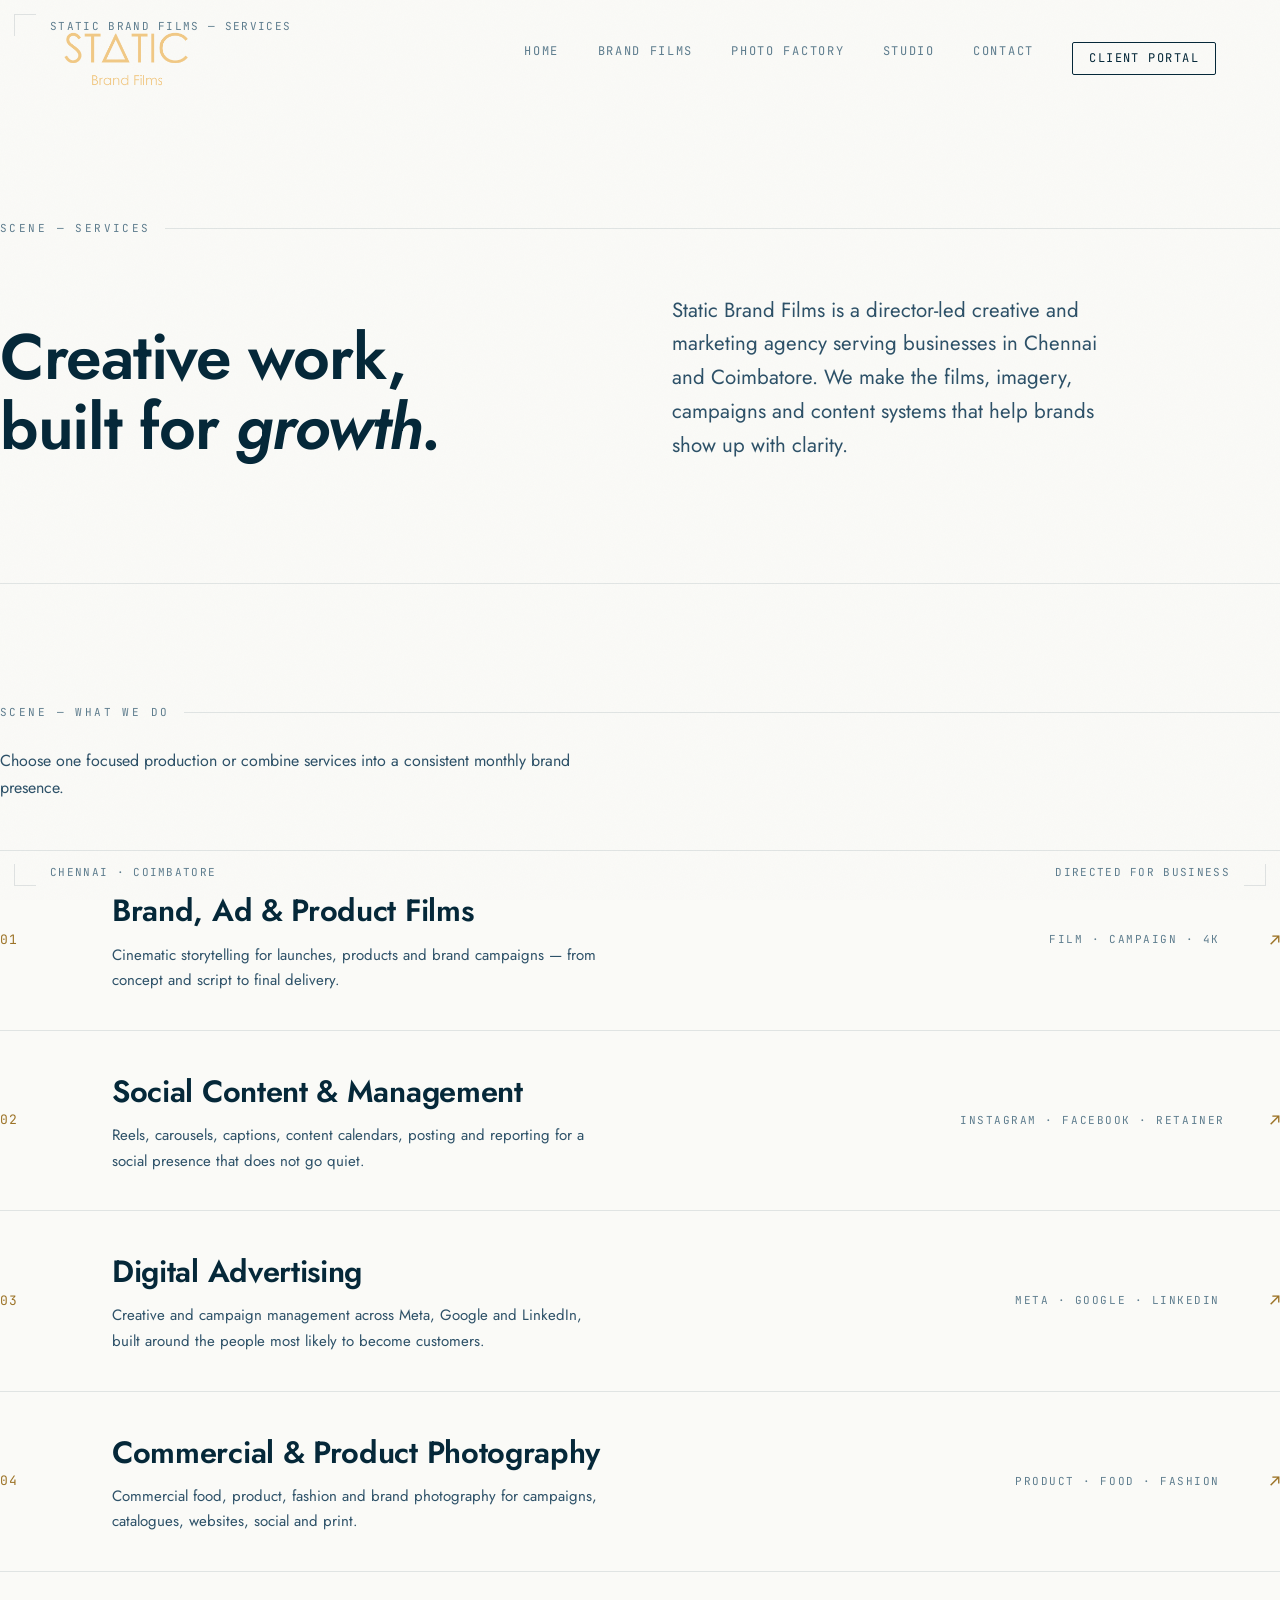
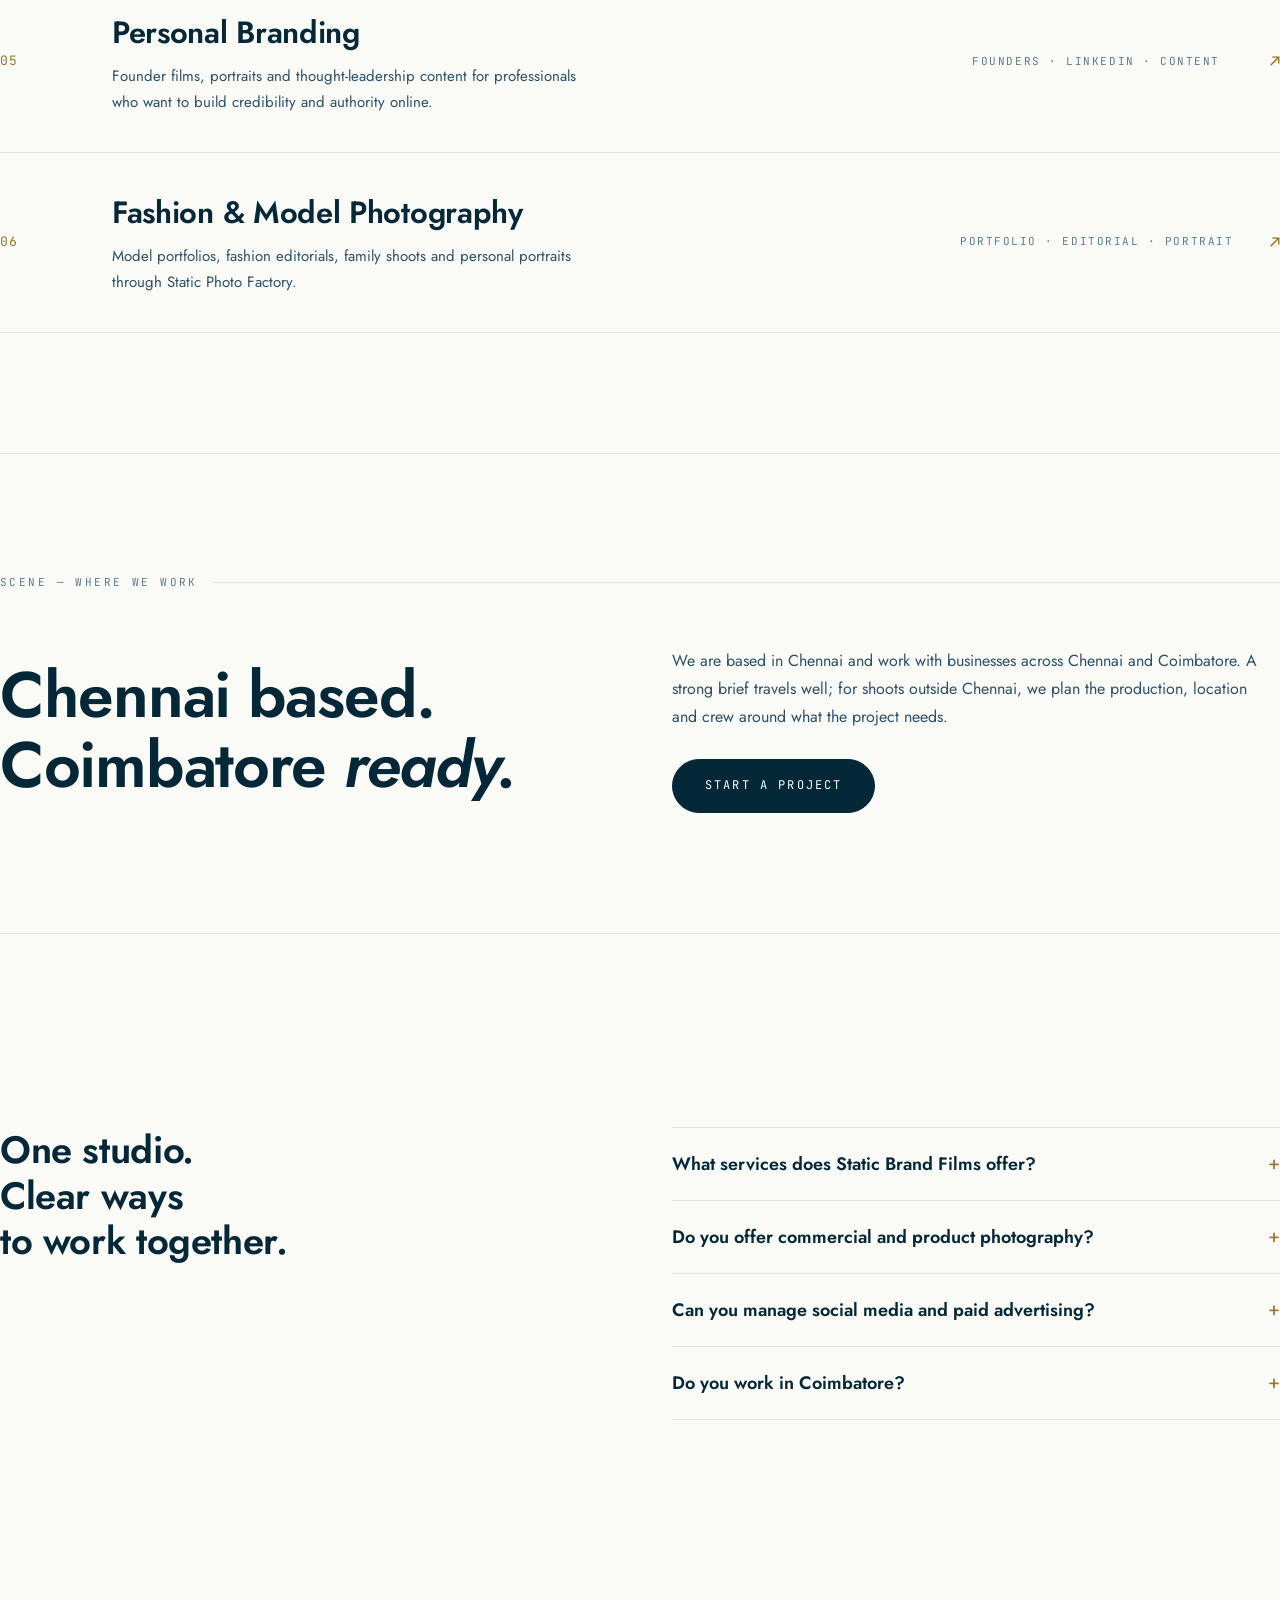
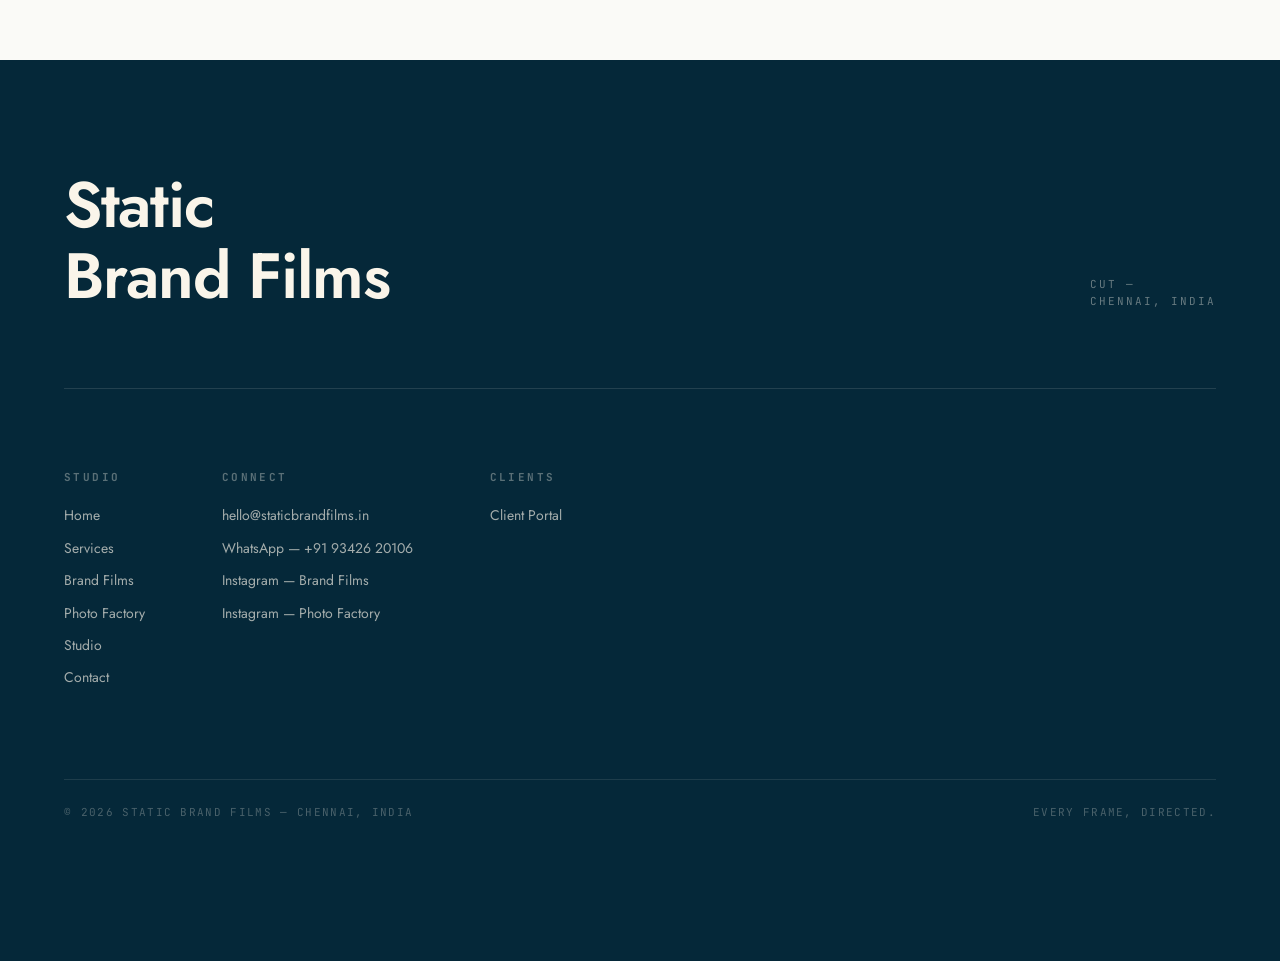
<file: services.html>
<!DOCTYPE html>
<html lang="en">
<head>
<meta charset="UTF-8">
<meta name="viewport" content="width=device-width, initial-scale=1.0">
<title>Creative, Marketing & Photography Services | Chennai & Coimbatore</title>
<meta name="description" content="Explore Static Brand Films services in Chennai and Coimbatore: ad films, social media management, digital advertising, commercial photography, product photography and personal branding.">
<meta name="keywords" content="marketing agency Chennai, creative agency Coimbatore, commercial photography Chennai, product photography Chennai, fashion photography Chennai, personal branding Chennai">
<link rel="canonical" href="https://www.staticbrandfilms.in/services.html">
<meta property="og:title" content="Creative, Marketing & Photography Services | Chennai & Coimbatore">
<meta property="og:description" content="Films, social media, digital advertising, commercial photography and personal branding by Static Brand Films.">
<meta property="og:url" content="https://www.staticbrandfilms.in/services.html">
<meta property="og:type" content="website">
<meta property="og:image" content="https://www.staticbrandfilms.in/assets/images/home/static-brand-films-commercial-campaign-chennai.jpg">
<meta name="twitter:card" content="summary_large_image">
<meta name="twitter:title" content="Creative, Marketing & Photography Services | Chennai & Coimbatore">
<meta name="twitter:description" content="Films, social media, digital advertising and photography by Static Brand Films.">
<link rel="icon" type="image/png" sizes="512x512" href="favicon.png">
<link rel="shortcut icon" href="favicon.png">
<link rel="apple-touch-icon" href="favicon.png">
<link rel="stylesheet" href="assets/css/style.css">
<!-- Google Tag Manager -->
<script>(function(w,d,s,l,i){w[l]=w[l]||[];w[l].push({'gtm.start':new Date().getTime(),event:'gtm.js'});var f=d.getElementsByTagName(s)[0],j=d.createElement(s),dl=l!='dataLayer'?'&l='+l:'';j.async=true;j.src='https://www.googletagmanager.com/gtm.js?id='+i;f.parentNode.insertBefore(j,f);})(window,document,'script','dataLayer','GTM-N9CTZFRR');</script>
<!-- End Google Tag Manager -->
<script type="application/ld+json">
{
  "@context": "https://schema.org",
  "@type": "Service",
  "name": "Creative Agency and Commercial Photography Services",
  "provider": {
    "@type": "LocalBusiness",
    "name": "Static Brand Films",
    "url": "https://www.staticbrandfilms.in",
    "image": "https://www.staticbrandfilms.in/assets/images/home/static-brand-films-commercial-campaign-chennai.jpg",
    "address": {"@type": "PostalAddress", "addressLocality": "Chennai", "addressRegion": "Tamil Nadu", "addressCountry": "IN"}
  },
  "areaServed": ["Chennai", "Coimbatore", "Tamil Nadu"],
  "serviceType": ["Ad Film Production", "Social Media Management", "Digital Advertising", "Commercial Photography", "Product Photography", "Fashion Photography", "Personal Branding"],
  "description": "Creative agency services for businesses in Chennai and Coimbatore, including ad films, social media management, digital advertising, commercial photography and personal branding."
}
</script>
<script type="application/ld+json">
{
  "@context": "https://schema.org",
  "@type": "FAQPage",
  "mainEntity": [
    {"@type":"Question","name":"What creative and marketing services does Static Brand Films offer?","acceptedAnswer":{"@type":"Answer","text":"Static Brand Films offers brand and ad films, product films, social media management, digital advertising, commercial and product photography, and personal branding content."}},
    {"@type":"Question","name":"Do you offer commercial and product photography in Chennai?","acceptedAnswer":{"@type":"Answer","text":"Yes. Static Brand Films produces commercial, food, product, fashion and campaign photography for businesses in Chennai and Coimbatore."}},
    {"@type":"Question","name":"Do you manage social media and digital advertising?","acceptedAnswer":{"@type":"Answer","text":"Yes. We plan content, create reels and campaign imagery, manage social media, and run Meta, Google and LinkedIn advertising campaigns."}},
    {"@type":"Question","name":"Do you work with businesses in Coimbatore?","acceptedAnswer":{"@type":"Answer","text":"Yes. Static Brand Films is based in Chennai and works with businesses across Chennai and Coimbatore."}}
  ]
}
</script>
</head>
<body>
<!-- Google Tag Manager (noscript) -->
<noscript><iframe src="https://www.googletagmanager.com/ns.html?id=GTM-N9CTZFRR" height="0" width="0" style="display:none;visibility:hidden"></iframe></noscript>
<!-- End Google Tag Manager -->
<div class="curtain">FADE IN —</div>

<div class="hud">
  <span class="hud__corner hud__corner--tl"></span>
  <span class="hud__corner hud__corner--tr"></span>
  <span class="hud__corner hud__corner--bl"></span>
  <span class="hud__corner hud__corner--br"></span>
  <div class="hud__top"><span class="hud__scene">STATIC BRAND FILMS — SERVICES</span></div>
  <div class="hud__bottom"><span>CHENNAI · COIMBATORE</span><span>DIRECTED FOR BUSINESS</span></div>
</div>

<nav class="nav">
  <a href="index.html" class="nav__mark" aria-label="Static Brand Films — Home"><img class="nav__logo" src="assets/images/Logo/static-brand-films-logo.png" alt="Static Brand Films"></a>
  <div class="nav__links">
    <a href="index.html">Home</a>
    <a href="brand-films.html">Brand Films</a>
    <a href="photo-factory.html">Photo Factory</a>
    <a href="about.html">Studio</a>
    <a href="contact.html">Contact</a>
    <a href="https://portal.staticbrandfilms.in" class="nav__portal" target="_blank" rel="noopener">Client Portal</a>
  </div>
  <button class="nav__toggle" aria-label="Open navigation">MENU</button>
</nav>

<main>
  <section class="scene wrap" style="padding-top:clamp(150px,20vw,220px);">
    <p class="scene__label" data-reveal>Scene — Services</p>
    <div class="grid grid--2" style="align-items:end;">
      <h1 class="h-1" data-reveal>Creative work,<br>built for <em>growth.</em></h1>
      <p class="lede" data-reveal data-reveal-delay="1">Static Brand Films is a director-led creative and marketing agency serving businesses in Chennai and Coimbatore. We make the films, imagery, campaigns and content systems that help brands show up with clarity.</p>
    </div>
  </section>

  <section class="scene wrap">
    <p class="scene__label" data-reveal>Scene — What We Do</p>
    <p class="section-gist" data-reveal>Choose one focused production or combine services into a consistent monthly brand presence.</p>
    <div class="shot-list">
      <div class="shot" data-reveal>
        <span class="shot__index">01</span>
        <div><h2 class="shot__title">Brand, Ad &amp; Product Films</h2><p class="shot__desc">Cinematic storytelling for launches, products and brand campaigns — from concept and script to final delivery.</p></div>
        <span class="shot__spec">Film · Campaign · 4K</span><span class="shot__arrow">↗</span>
      </div>
      <div class="shot" data-reveal data-reveal-delay="1">
        <span class="shot__index">02</span>
        <div><h2 class="shot__title">Social Content &amp; Management</h2><p class="shot__desc">Reels, carousels, captions, content calendars, posting and reporting for a social presence that does not go quiet.</p></div>
        <span class="shot__spec">Instagram · Facebook · Retainer</span><span class="shot__arrow">↗</span>
      </div>
      <div class="shot" data-reveal data-reveal-delay="2">
        <span class="shot__index">03</span>
        <div><h2 class="shot__title">Digital Advertising</h2><p class="shot__desc">Creative and campaign management across Meta, Google and LinkedIn, built around the people most likely to become customers.</p></div>
        <span class="shot__spec">Meta · Google · LinkedIn</span><span class="shot__arrow">↗</span>
      </div>
      <div class="shot" data-reveal data-reveal-delay="3">
        <span class="shot__index">04</span>
        <div><h2 class="shot__title">Commercial &amp; Product Photography</h2><p class="shot__desc">Commercial food, product, fashion and brand photography for campaigns, catalogues, websites, social and print.</p></div>
        <span class="shot__spec">Product · Food · Fashion</span><span class="shot__arrow">↗</span>
      </div>
      <div class="shot" data-reveal data-reveal-delay="4">
        <span class="shot__index">05</span>
        <div><h2 class="shot__title">Personal Branding</h2><p class="shot__desc">Founder films, portraits and thought-leadership content for professionals who want to build credibility and authority online.</p></div>
        <span class="shot__spec">Founders · LinkedIn · Content</span><span class="shot__arrow">↗</span>
      </div>
      <div class="shot" data-reveal data-reveal-delay="5">
        <span class="shot__index">06</span>
        <div><h2 class="shot__title">Fashion &amp; Model Photography</h2><p class="shot__desc">Model portfolios, fashion editorials, family shoots and personal portraits through Static Photo Factory.</p></div>
        <span class="shot__spec">Portfolio · Editorial · Portrait</span><span class="shot__arrow">↗</span>
      </div>
    </div>
  </section>

  <section class="scene wrap">
    <p class="scene__label" data-reveal>Scene — Where We Work</p>
    <div class="grid grid--2" style="align-items:center;">
      <h2 class="h-1" data-reveal>Chennai based.<br>Coimbatore <em>ready.</em></h2>
      <div data-reveal data-reveal-delay="1">
        <p class="body-text">We are based in Chennai and work with businesses across Chennai and Coimbatore. A strong brief travels well; for shoots outside Chennai, we plan the production, location and crew around what the project needs.</p>
        <p style="margin-top:28px;"><a href="contact.html" class="btn">Start a project</a></p>
      </div>
    </div>
  </section>

  <section class="scene wrap">
    <p class="scene__label" data-reveal>Scene — Common Questions</p>
    <div class="grid grid--2" style="align-items:start;">
      <h2 class="h-2" data-reveal>One studio.<br>Clear ways<br>to work together.</h2>
      <div class="faq" data-reveal data-reveal-delay="1">
        <details class="faq__item">
          <summary>What services does Static Brand Films offer?<span aria-hidden="true">+</span></summary>
          <p>We create brand and ad films, product films, social content, commercial photography and personal branding. We also manage social media and digital advertising for brands that need ongoing support.</p>
        </details>
        <details class="faq__item">
          <summary>Do you offer commercial and product photography?<span aria-hidden="true">+</span></summary>
          <p>Yes. We photograph products, food, fashion and brand campaigns for websites, ads, social content and print. <a href="brand-films.html">See commercial work</a>.</p>
        </details>
        <details class="faq__item">
          <summary>Can you manage social media and paid advertising?<span aria-hidden="true">+</span></summary>
          <p>Yes. We can build the content, plan the calendar, manage publishing and run Meta, Google or LinkedIn campaigns around a clear business goal.</p>
        </details>
        <details class="faq__item">
          <summary>Do you work in Coimbatore?<span aria-hidden="true">+</span></summary>
          <p>Yes. We are Chennai based and work with businesses in Chennai and Coimbatore. <a href="contact.html">Tell us about your project</a>.</p>
        </details>
      </div>
    </div>
  </section>
</main>

<footer class="footer"><div class="wrap">
  <div class="footer__top"><h2 class="h-1" style="max-width:14ch;">Static<br>Brand Films</h2><p class="mono-tag">CUT —<br>CHENNAI, INDIA</p></div>
  <div class="footer__cols">
    <div class="footer__col"><h4>Studio</h4><a href="index.html">Home</a><a href="services.html">Services</a><a href="brand-films.html">Brand Films</a><a href="photo-factory.html">Photo Factory</a><a href="about.html">Studio</a><a href="contact.html">Contact</a></div>
    <div class="footer__col"><h4>Connect</h4><a href="mailto:hello@staticbrandfilms.in">hello@staticbrandfilms.in</a><a href="https://wa.me/919342620106?text=Hi%20Static%20Brand%20Films%2C%20I%27d%20like%20to%20discuss%20a%20project." target="_blank" rel="noopener">WhatsApp — +91 93426 20106</a><a href="https://www.instagram.com/_staticbrandfilms_/" target="_blank" rel="noopener">Instagram — Brand Films</a><a href="https://www.instagram.com/staticphotofactory/" target="_blank" rel="noopener">Instagram — Photo Factory</a></div>
    <div class="footer__col"><h4>Clients</h4><a href="https://portal.staticbrandfilms.in" target="_blank" rel="noopener">Client Portal</a></div>
  </div>
  <div class="footer__base"><span>© 2026 Static Brand Films — Chennai, India</span><span>Every frame, directed.</span></div>
</div></footer>
<script src="assets/js/main.js"></script>
</body>
</html>
</file>
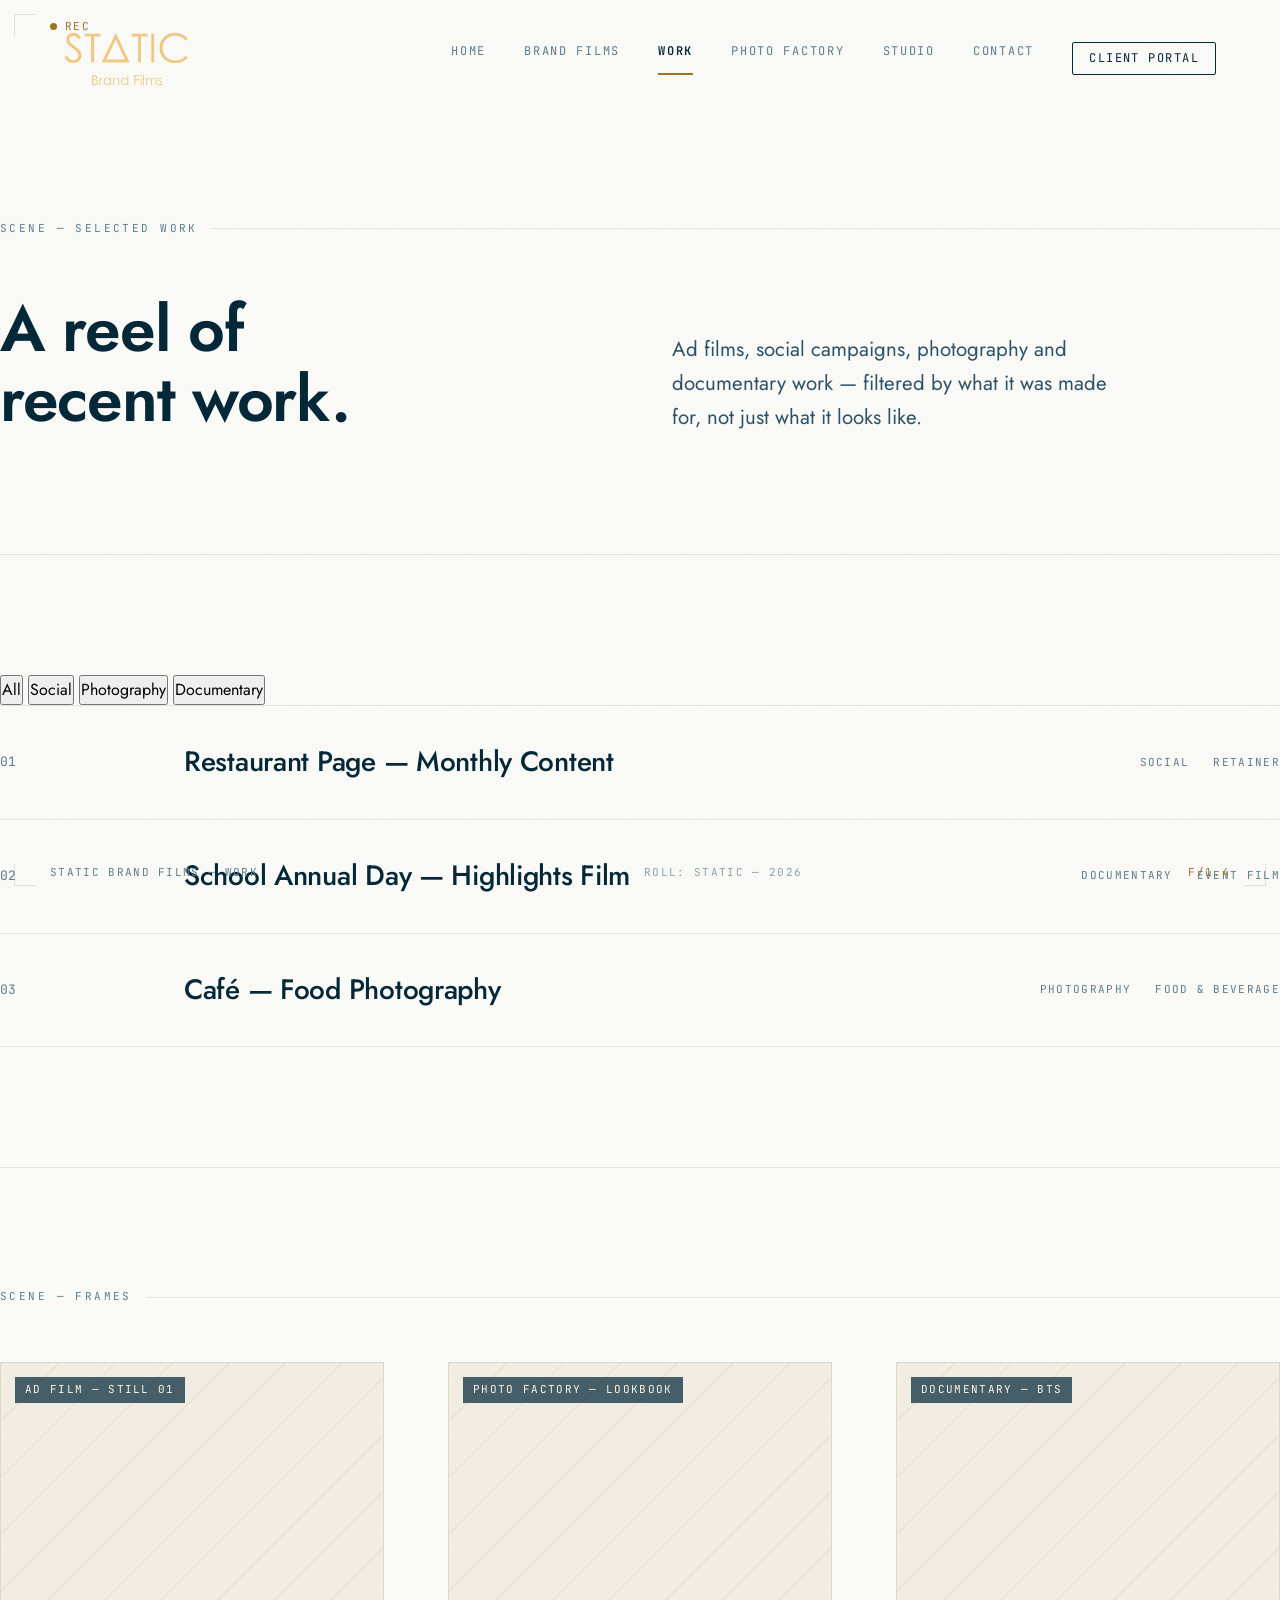
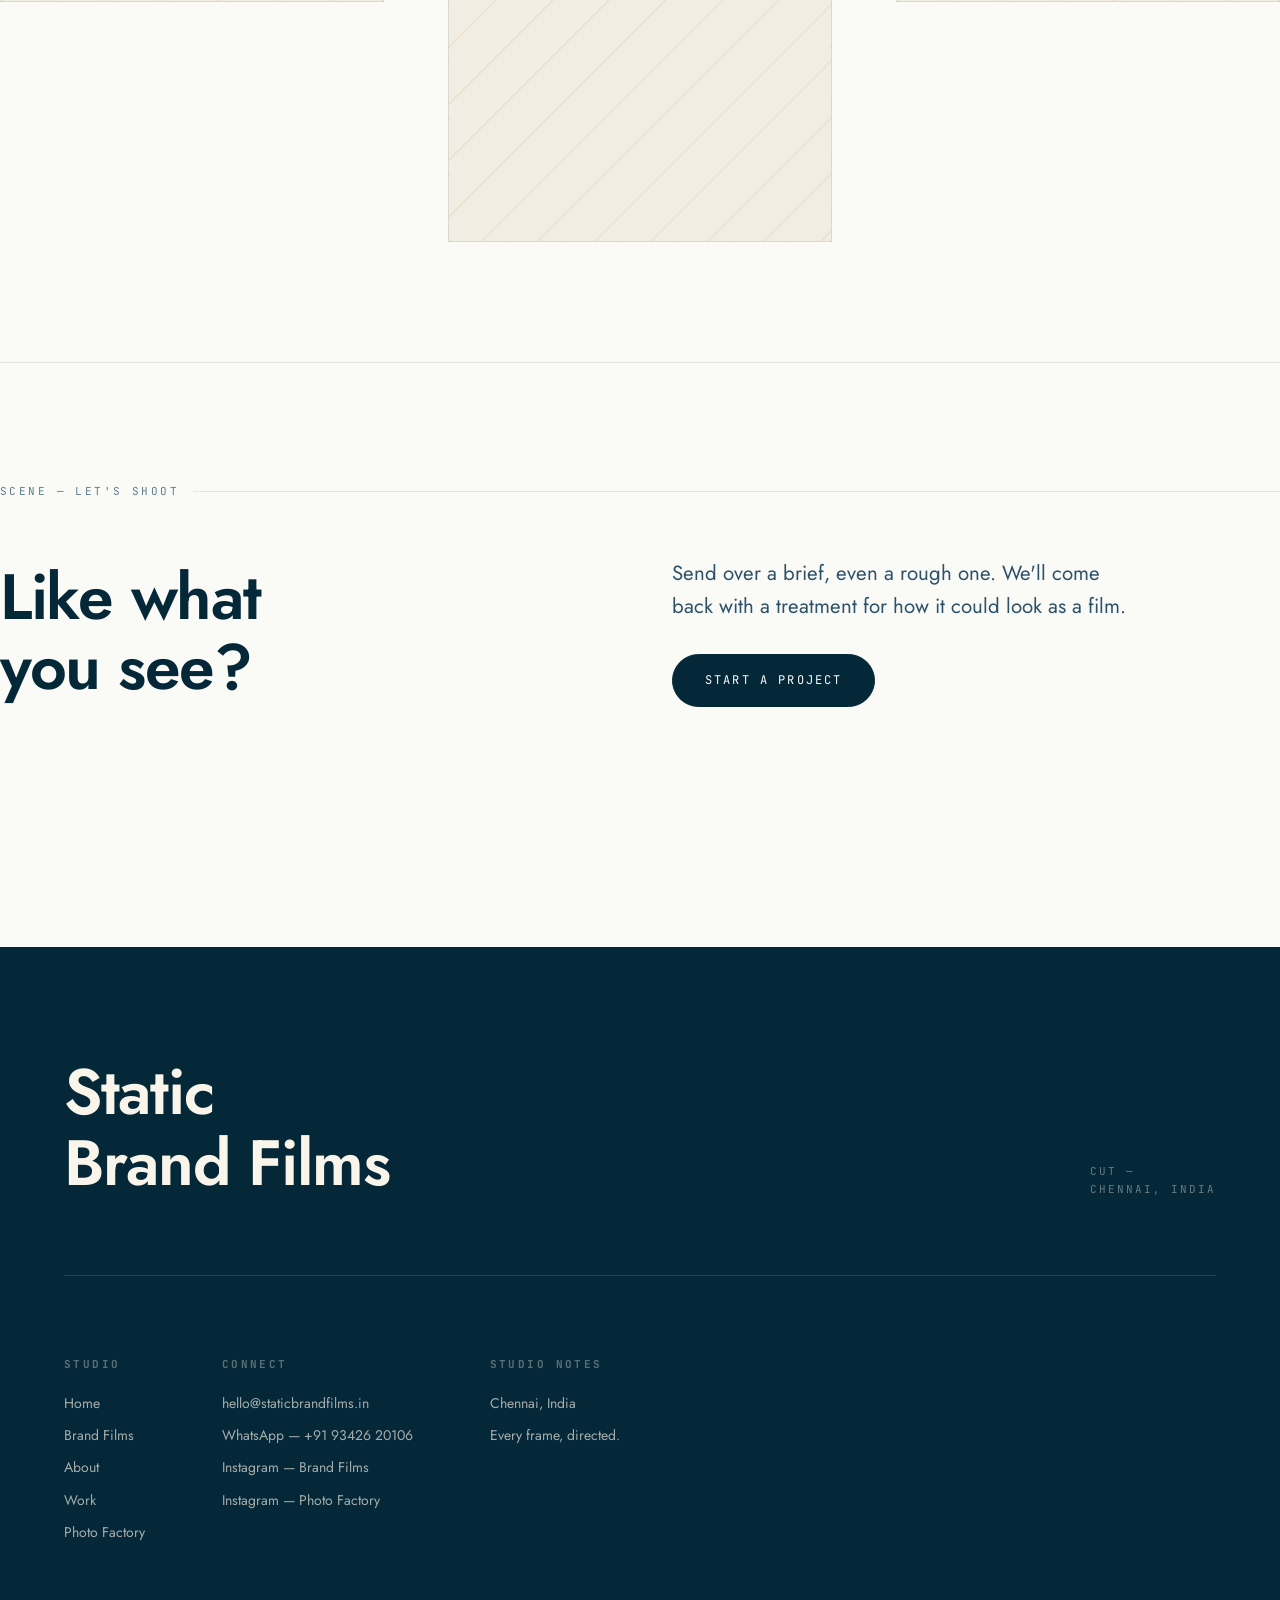
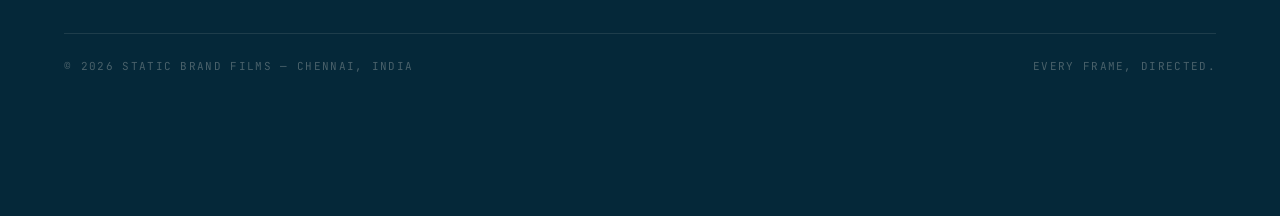
<file: work.html>
<!DOCTYPE html>
<html lang="en">
<head>
<meta charset="UTF-8">
<meta name="viewport" content="width=device-width, initial-scale=1.0">
<title>Work — Static Brand Films</title>
<meta name="description" content="Ad films, social campaigns, photography and documentary work from Static Brand Films, Chennai.">
<link rel="icon" type="image/png" sizes="512x512" href="favicon.png">
<link rel="shortcut icon" href="favicon.png">
<link rel="apple-touch-icon" href="favicon.png">
<link rel="stylesheet" href="assets/css/style.css">
<!-- Google Tag Manager -->
<script>(function(w,d,s,l,i){w[l]=w[l]||[];w[l].push({'gtm.start':
new Date().getTime(),event:'gtm.js'});var f=d.getElementsByTagName(s)[0],
j=d.createElement(s),dl=l!='dataLayer'?'&l='+l:'';j.async=true;j.src=
'https://www.googletagmanager.com/gtm.js?id='+i+dl;f.parentNode.insertBefore(j,f);
})(window,document,'script','dataLayer','GTM-N9CTZFRR');</script>
<!-- End Google Tag Manager -->
</head>
<body>
<!-- Google Tag Manager (noscript) -->
<noscript><iframe src="https://www.googletagmanager.com/ns.html?id=GTM-N9CTZFRR"
height="0" width="0" style="display:none;visibility:hidden"></iframe></noscript>
<!-- End Google Tag Manager (noscript) -->

<div class="curtain">FADE IN —</div>

<div class="hud">
  <span class="hud__corner hud__corner--tl"></span>
  <span class="hud__corner hud__corner--tr"></span>
  <span class="hud__corner hud__corner--bl"></span>
  <span class="hud__corner hud__corner--br"></span>
  <div class="hud__top">
    <span class="hud__rec"><span class="hud__rec-dot"></span> REC</span>
    
    <span class="hud__meta">24FPS · CHENNAI, IN</span>
  </div>
  <div class="hud__bottom">
    <span class="hud__scene">STATIC BRAND FILMS — WORK</span>
    <span class="hud__meta">ROLL: STATIC — 2026</span>
    <span class="hud__fstop" data-fstop>f/1.4</span>
  </div>
</div>

<header class="nav">
  <a href="index.html" class="nav__mark" aria-label="Static Brand Films — Home"><img class="nav__logo" src="assets/images/Logo/static-brand-films-logo.png" alt="Static Brand Films"></a>
  <button class="nav__toggle">MENU</button>
  <nav class="nav__links">
    <a href="index.html">Home</a>
    <a href="brand-films.html">Brand Films</a>
    <a href="work.html" aria-current="page">Work</a>
    <a href="photo-factory.html">Photo Factory</a>
    <a href="about.html">Studio</a>
    <a href="contact.html">Contact</a>
    <a href="https://portal.staticbrandfilms.in" target="_blank" rel="noopener" class="nav__portal">Client Portal</a>
  </nav>
</header>

<main>

  <!-- INTRO -->
  <section class="scene wrap" style="padding-top:clamp(150px,20vw,220px);">
    <p class="scene__label" data-reveal>Scene — Selected Work</p>
    <div class="grid grid--2" style="align-items:end;">
      <h1 class="h-1" data-reveal>A reel of<br>recent work.</h1>
      <p class="lede" data-reveal data-reveal-delay="1">Ad films, social campaigns, photography and documentary work — filtered by what it was made for, not just what it looks like.</p>
    </div>
  </section>

  <!-- FILTERABLE FILMSTRIP -->
  <section class="scene wrap">
    <div class="filters" data-reveal>
      <button class="filter-btn is-active" data-filter="all">All</button>
      <button class="filter-btn" data-filter="social">Social</button>
      <button class="filter-btn" data-filter="photo">Photography</button>
      <button class="filter-btn" data-filter="documentary">Documentary</button>
    </div>

    <div class="filmstrip">
      <div class="reel" data-category="social" data-reveal>
        <span class="reel__index">01</span>
        <span class="reel__title">Restaurant Page — Monthly Content</span>
        <span class="reel__meta"><span>Social</span><span>Retainer</span></span>
      </div>
      <div class="reel" data-category="documentary" data-reveal>
        <span class="reel__index">02</span>
        <span class="reel__title">School Annual Day — Highlights Film</span>
        <span class="reel__meta"><span>Documentary</span><span>Event Film</span></span>
      </div>
      <div class="reel" data-category="photo" data-reveal>
        <span class="reel__index">03</span>
        <span class="reel__title">Café — Food Photography</span>
        <span class="reel__meta"><span>Photography</span><span>Food &amp; Beverage</span></span>
      </div>
    </div>
  </section>

  <!-- STILLS GRID -->
  <section class="scene wrap">
    <p class="scene__label" data-reveal>Scene — Frames</p>
    <div class="grid grid--3">
      <div class="frame" data-reveal>
        <span class="frame__tag">AD FILM — STILL 01</span>
      </div>
      <div class="frame frame--tall" data-reveal data-reveal-delay="1">
        <span class="frame__tag">PHOTO FACTORY — LOOKBOOK</span>
      </div>
      <div class="frame" data-reveal data-reveal-delay="2">
        <span class="frame__tag">DOCUMENTARY — BTS</span>
      </div>
    </div>
  </section>

  <!-- CTA -->
  <section class="scene wrap">
    <p class="scene__label" data-reveal>Scene — Let's Shoot</p>
    <div class="grid grid--2" style="align-items:center;">
      <h2 class="h-1" data-reveal>Like what<br>you see?</h2>
      <div data-reveal data-reveal-delay="1">
        <p class="lede">Send over a brief, even a rough one. We'll come back with a treatment for how it could look as a film.</p>
        <p style="margin-top:30px;"><a href="contact.html" class="btn">Start a project</a></p>
      </div>
    </div>
  </section>

</main>

<footer class="footer">
<div class="wrap">
  <div class="footer__top">
    <h2 class="h-1" style="max-width:14ch;">Static<br>Brand Films</h2>
    <p class="mono-tag">CUT —<br>CHENNAI, INDIA</p>
  </div>
  <div class="footer__cols">
    <div class="footer__col">
      <h4>Studio</h4>
      <a href="index.html">Home</a>
    <a href="brand-films.html">Brand Films</a>
      <a href="about.html">About</a>
      <a href="work.html">Work</a>
      <a href="photo-factory.html">Photo Factory</a>
    </div>
    <div class="footer__col">
      <h4>Connect</h4>
      <a href="mailto:hello@staticbrandfilms.in">hello@staticbrandfilms.in</a>
      <a href="https://wa.me/919342620106?text=Hi%20Static%20Brand%20Films%2C%20I%27d%20like%20to%20discuss%20a%20project." target="_blank" rel="noopener">WhatsApp — +91 93426 20106</a>
      <a href="https://www.instagram.com/_staticbrandfilms_/" target="_blank" rel="noopener">Instagram — Brand Films</a>
      <a href="https://www.instagram.com/staticphotofactory/" target="_blank" rel="noopener">Instagram — Photo Factory</a>
    </div>
    <div class="footer__col">
      <h4>Studio Notes</h4>
      <p>Chennai, India</p>
      <p>Every frame, directed.</p>
    </div>
  </div>
  <div class="footer__base">
    <span>© 2026 Static Brand Films — Chennai, India</span>
    <span>Every frame, directed.</span>
  </div>
</div>
</footer>

<script src="assets/js/main.js"></script>
</body>
</html>
</file>
<file: assets/css/style.css>
/* ============================================================
   STATIC BRAND FILMS — Design System
   Light theme: Warm White + Deep Teal (#052839) + Gold (#F0C885)
   Brand kit: Deep Teal as primary, Gold as accent, Century Gothic
   ============================================================ */

@import url('https://fonts.googleapis.com/css2?family=Instrument+Serif:ital@0;1&family=Jost:wght@300;400;500;600;700&family=JetBrains+Mono:wght@400;500;600&display=swap');

:root{
  /* ── Brand colours (light theme) ── */
  --bg:          #FAFAF7;                   /* warm white */
  --bg-panel:    #F2EDE3;                   /* warm cream — cards, panels */
  --bg-panel2:   #EAE3D6;                   /* slightly deeper cream */
  --ink:         #052839;                   /* Deep Teal — primary text */
  --ink-dim:     #2d5168;                   /* medium teal — body text */
  --ink-faint:   #5e7d8e;                   /* muted teal — labels, meta */
  --gold:        #F0C885;                   /* Brand Gold — accents only */
  --amber:       #F0C885;
  --gold-text:   #9C7327;                   /* deeper gold — legible on white */
  --amber-soft:  rgba(240,200,133,.18);
  --teal:        #052839;                   /* fills, dark elements */
  --teal-mid:    #0a3347;                   /* slightly lighter teal fill */
  --teal-soft:   rgba(5,40,57,.06);
  --line:        rgba(5,40,57,.1);
  --line-strong: rgba(5,40,57,.22);

  /* ── type ── */
  --f-display: 'Instrument Serif', Georgia, serif;
  --f-heading: 'Jost', 'Century Gothic', 'Futura', 'Trebuchet MS', sans-serif;
  --f-body:    'Jost', 'Century Gothic', system-ui, sans-serif;
  --f-mono:    'JetBrains Mono', 'SF Mono', Menlo, monospace;

  /* ── layout ── */
  --hud-pad: clamp(16px, 3vw, 36px);
  --gutter:  clamp(20px, 5vw, 64px);
  --max:     1320px;

  /* ── motion ── */
  --ease:     cubic-bezier(.16,.84,.32,1);
  --dur-fast: .35s;
  --dur-med:  .8s;
  --dur-slow: 1.4s;
}

/* ---------- reset ---------- */
*{ margin:0; padding:0; box-sizing:border-box; }
html{ scroll-behavior:smooth; }
body{
  background:var(--bg);
  color:var(--ink);
  font-family:var(--f-body);
  font-size:16px;
  line-height:1.6;
  -webkit-font-smoothing:antialiased;
  overflow-x:hidden;
}
img{ max-width:100%; display:block; }
a{ color:inherit; text-decoration:none; }
ul{ list-style:none; }
button{ font:inherit; cursor:pointer; }

::selection{ background:var(--amber); color:var(--teal); }

/* Photo Factory — subtle cool tint */
body.theme-photo{ --bg:#F6F8FA; --bg-panel:#EDF1F4; --bg-panel2:#E2E8EC; }

/* visible focus */
a:focus-visible, button:focus-visible{
  outline:2px solid var(--teal);
  outline-offset:4px;
}

/* very subtle film grain (lighter on white) */
body::before{
  content:'';
  position:fixed; inset:0;
  z-index:2;
  pointer-events:none;
  mix-blend-mode:multiply;
  opacity:.025;
  background-image:url("data:image/svg+xml,%3Csvg xmlns='http://www.w3.org/2000/svg' width='160' height='160'%3E%3Cfilter id='n'%3E%3CfeTurbulence type='fractalNoise' baseFrequency='0.9' numOctaves='2' stitchTiles='stitch'/%3E%3C/filter%3E%3Crect width='100%25' height='100%25' filter='url(%23n)'/%3E%3C/svg%3E");
}

/* ============================================================
   VIEWFINDER HUD
   ============================================================ */
.hud{
  position:fixed; inset:0;
  z-index:50;
  pointer-events:none;
  font-family:var(--f-mono);
}

.hud__corner{
  position:absolute;
  width:22px; height:22px;
  border:1px solid var(--line-strong);
  opacity:.5;
}
.hud__corner--tl{ top:14px; left:14px; border-right:none; border-bottom:none; }
.hud__corner--tr{ top:14px; right:14px; border-left:none; border-bottom:none; }
.hud__corner--bl{ bottom:14px; left:14px; border-right:none; border-top:none; }
.hud__corner--br{ bottom:14px; right:14px; border-left:none; border-top:none; }

.hud__top, .hud__bottom{
  position:absolute;
  left:50px; right:50px;
  display:flex;
  justify-content:space-between;
  align-items:center;
  font-size:11px;
  letter-spacing:.12em;
  color:var(--ink-faint);
  text-transform:uppercase;
}
.hud__top{ top:18px; }
.hud__bottom{ bottom:18px; }

/* top-right corner and its meta text sit behind the CLIENT PORTAL nav button */
.hud__corner--tr{ display:none; }
.hud__top .hud__meta{ display:none; }

.hud__rec{
  display:inline-flex; align-items:center; gap:8px;
  color:var(--gold-text);
}
.hud__rec-dot{
  width:7px; height:7px; border-radius:50%;
  background:var(--gold-text);
  animation: rec-pulse 1.6s ease-in-out infinite;
}
@keyframes rec-pulse{
  0%,100%{ opacity:1; transform:scale(1); }
  50%{ opacity:.35; transform:scale(.8); }
}

.hud__tc{ letter-spacing:.16em; color:var(--ink-faint); }
.hud__meta{ color:var(--ink-faint); opacity:.7; }
.hud__scene{ color:var(--ink-faint); }
.hud__fstop{ color:var(--gold-text); }

@media (max-width: 720px){
  .hud__top, .hud__bottom{ display:none; }
  .hud__corner{ width:12px; height:12px; }
  .hud__corner--tl, .hud__corner--tr{ top:8px; }
  .hud__corner--bl, .hud__corner--br{ bottom:8px; }
  .hud__corner--tl, .hud__corner--bl{ left:8px; }
  .hud__corner--tr, .hud__corner--br{ right:8px; }
}

/* ============================================================
   NAV
   ============================================================ */
.nav{
  position:fixed; top:0; left:0; right:0; z-index:60;
  display:flex; justify-content:space-between; align-items:center;
  padding:28px var(--gutter);
  background:transparent;
  transition:
    background var(--dur-fast) var(--ease),
    backdrop-filter var(--dur-fast) var(--ease),
    border-color var(--dur-fast) var(--ease),
    padding var(--dur-fast) var(--ease);
  border-bottom:1px solid transparent;
}
.nav.is-scrolled{
  background:rgba(250,250,247,.92);
  backdrop-filter:blur(16px);
  -webkit-backdrop-filter:blur(16px);
  border-bottom-color:var(--line);
  padding:16px var(--gutter);
}
.nav__mark{
  display:flex; align-items:center;
  flex-shrink:0;
}
.nav__logo{
  display:block;
  width:126px;
  height:auto;
}
.nav__links{
  display:flex; gap:clamp(18px, 3vw, 40px);
  font-family:var(--f-mono);
  font-size:12px;
  letter-spacing:.14em;
  text-transform:uppercase;
  color:var(--ink-faint);
}
.nav__links a{
  position:relative;
  padding-bottom:4px;
  transition:color var(--dur-fast) var(--ease);
}
.nav__links a::after{
  content:'';
  position:absolute; left:0; bottom:0;
  width:0; height:1px;
  background:var(--gold-text);
  height:2px;
  transition:width var(--dur-fast) var(--ease);
}
.nav__links a:hover{ color:var(--ink); }
.nav__links a:hover::after,
.nav__links a[aria-current="page"]::after{ width:100%; }
.nav__links a[aria-current="page"]{ color:var(--ink); font-weight:600; }
.nav__portal{
  border:1.5px solid var(--teal) !important;
  color:var(--teal) !important;
  padding:6px 16px !important;
  border-radius:2px;
  letter-spacing:.12em;
  transition:background var(--dur-fast) var(--ease), color var(--dur-fast) var(--ease) !important;
}
.nav__portal:hover{
  background:var(--teal) !important;
  color:var(--bg) !important;
}
.nav__portal::after{ display:none !important; }

.nav__toggle{
  display:none;
  background:none; border:none; color:var(--ink);
  font-family:var(--f-mono); font-size:12px; letter-spacing:.12em;
}

@media (max-width: 760px){
  .nav{
    padding:18px var(--gutter);
    background:rgba(250,250,247,.96);
    backdrop-filter:blur(16px);
    -webkit-backdrop-filter:blur(16px);
    border-bottom:1px solid var(--line);
  }
  .nav.is-scrolled{ padding:18px var(--gutter); }
  .nav__links{
    /* explicit dimensions fix the flex-child height collapse bug */
    position:fixed;
    top:0; left:0; right:0;
    height:100vh;
    height:100dvh; /* dynamic viewport — avoids mobile browser chrome */
    width:100vw;
    flex-direction:column; justify-content:center; align-items:center;
    gap:36px; font-size:20px;
    background:var(--bg);
    z-index:90;
    transform:translateY(-100%);
    transition:transform var(--dur-med) var(--ease);
  }
  .nav__links.is-open{ transform:translateY(0); }
  .nav__toggle{
    display:block; color:var(--ink); z-index:100; position:relative;
    min-height:44px; display:flex; align-items:center;
  }
}

/* ============================================================
   LAYOUT PRIMITIVES
   ============================================================ */
.wrap{ max-width:var(--max); margin:0 auto; padding:0 var(--gutter); }

.scene{
  position:relative;
  padding:clamp(60px, 10vw, 120px) 0;
  border-top:1px solid var(--line);
}
.scene:first-of-type{ border-top:none; }

.scene__label{
  font-family:var(--f-mono);
  font-size:11px;
  letter-spacing:.22em;
  text-transform:uppercase;
  color:var(--ink-faint);
  display:flex; align-items:center; gap:14px;
  margin-bottom:clamp(28px, 5vw, 56px);
}
.scene__label::after{
  content:'';
  flex:1; height:1px;
  background:var(--line);
}

/* ---------- type scale ---------- */
.h-hero{
  font-family:var(--f-display);
  font-style:italic;
  font-weight:400;
  font-size:clamp(48px, 10vw, 132px);
  line-height:1.04;
  letter-spacing:-.01em;
  color:var(--ink);
}
.h-1{
  font-family:var(--f-heading);
  font-style:normal;
  font-weight:600;
  font-size:clamp(32px, 5vw, 68px);
  line-height:1.1;
  letter-spacing:-.02em;
  color:var(--ink);
}
.h-2{
  font-family:var(--f-heading);
  font-style:normal;
  font-weight:600;
  font-size:clamp(22px, 3vw, 38px);
  line-height:1.2;
  letter-spacing:-.01em;
  color:var(--ink);
}
.eyebrow{
  font-family:var(--f-mono);
  font-size:11px;
  letter-spacing:.28em;
  text-transform:uppercase;
  color:var(--gold-text);
}
.lede{
  font-size:clamp(17px, 1.6vw, 21px);
  color:var(--ink-dim);
  max-width:38ch;
  font-weight:400;
  line-height:1.65;
}
.body-text{ color:var(--ink-dim); max-width:60ch; line-height:1.75; }
.section-gist{
  max-width:58ch; margin-top:calc(-1 * clamp(14px, 2.5vw, 30px));
  margin-bottom:clamp(28px, 4vw, 48px); color:var(--ink-dim); line-height:1.7;
}
.mono-tag{
  font-family:var(--f-mono);
  font-size:11px;
  letter-spacing:.18em;
  text-transform:uppercase;
  color:var(--ink-faint);
}

/* ---------- buttons ---------- */
.btn{
  display:inline-flex; align-items:center; gap:12px;
  padding:16px 32px;
  background:var(--teal);
  border:1.5px solid var(--teal);
  border-radius:999px;
  font-family:var(--f-mono);
  font-size:12px;
  letter-spacing:.18em;
  text-transform:uppercase;
  color:#FAFAF7;
  transition:
    background var(--dur-fast) var(--ease),
    color var(--dur-fast) var(--ease),
    border-color var(--dur-fast) var(--ease),
    transform var(--dur-fast) var(--ease);
}
.btn:hover{
  background:var(--gold);
  border-color:var(--gold);
  color:var(--teal);
  transform:translateY(-2px);
}
.btn--ghost{
  background:transparent;
  border-color:var(--line-strong);
  color:var(--ink);
}
.btn--ghost:hover{
  background:var(--teal);
  border-color:var(--teal);
  color:#FAFAF7;
}

.link-arrow{
  display:inline-flex; align-items:center; gap:10px;
  font-family:var(--f-mono); font-size:12px; letter-spacing:.14em;
  text-transform:uppercase; color:var(--ink);
  border-bottom:1px solid var(--line-strong);
  padding-bottom:6px;
  transition:
    color var(--dur-fast) var(--ease),
    border-color var(--dur-fast) var(--ease),
    gap var(--dur-fast) var(--ease);
}
.link-arrow:hover{ color:var(--gold-text); border-color:var(--gold-text); gap:18px; }
.link-arrow__bar{ display:inline-block; width:28px; height:1px; background:currentColor; }

/* ============================================================
   HERO
   ============================================================ */
.hero{
  display:flex; flex-direction:column;
  padding-top:clamp(110px,12vw,160px);
  padding-bottom:clamp(60px,8vw,100px);
  position:relative;
}

/* Scene strip — REC dot + timecode above the two-col */
.hero__strip{
  display:flex; align-items:center; justify-content:space-between;
  font-family:var(--f-mono); font-size:12px; letter-spacing:.18em;
  text-transform:uppercase; color:var(--ink-faint);
  padding-bottom:20px; border-bottom:1px solid var(--line);
  margin-bottom:44px;
}
.hero__strip-left{ display:flex; align-items:center; gap:14px; }
.hero__rec-dot{
  width:9px; height:9px; flex-shrink:0; border-radius:50%;
  background:#C0392B; animation:rec-pulse 1.4s steps(1) infinite;
}
.hero__rec-label{ color:var(--ink); }

/* Two-column: text left, cinematic frame right */
.hero__two-col{
  display:grid; grid-template-columns:1fr 1.1fr;
  gap:clamp(32px,5vw,60px); align-items:center;
}
.hero__eyebrow{ margin-bottom:22px; }
.hero__title em{ font-style:italic; color:var(--gold-text); }
.hero__sub{ margin-top:28px; }
.hero__cta{
  display:flex; gap:16px; flex-wrap:wrap;
  margin-top:32px;
}
.hero__meta{
  display:flex; flex-wrap:wrap; gap:clamp(20px,4vw,44px);
  margin-top:clamp(32px,5vw,52px); padding-top:24px;
  border-top:1px solid var(--line);
  font-family:var(--f-mono); font-size:11px; letter-spacing:.18em;
  color:var(--ink-faint); text-transform:uppercase;
}
.hero__meta b{
  color:var(--ink-dim); font-weight:500;
  display:block; margin-bottom:6px;
}

/* Cinematic still frame (right col) */
.hero__cinematic{ position:relative; }
.hero__film-frame{
  position:relative; width:100%; aspect-ratio:4/3;
  background:var(--teal); overflow:hidden;
}
.hero__film-frame .frame{
  position:absolute; inset:0;
  aspect-ratio:unset; width:100%; height:100%;
  border:none; background:transparent;
}
.crop-mark{
  position:absolute; width:22px; height:22px;
  pointer-events:none; z-index:3;
}
.crop-mark--tl{ top:-1px; left:-1px; border-top:2px solid var(--ink); border-left:2px solid var(--ink); }
.crop-mark--tr{ top:-1px; right:-1px; border-top:2px solid var(--ink); border-right:2px solid var(--ink); }
.crop-mark--bl{ bottom:-1px; left:-1px; border-bottom:2px solid var(--ink); border-left:2px solid var(--ink); }
.crop-mark--br{ bottom:-1px; right:-1px; border-bottom:2px solid var(--ink); border-right:2px solid var(--ink); }
.hero__slate{
  position:absolute; left:16px; right:16px;
  display:flex; justify-content:space-between; align-items:center;
  font-family:var(--f-mono); font-size:11px; letter-spacing:.16em;
  text-transform:uppercase; color:rgba(250,245,234,.55);
  pointer-events:none; z-index:2;
}
.hero__slate--top{ top:16px; }
.hero__slate--bottom{ bottom:16px; }
.hero__take{
  position:absolute; top:-14px; right:-14px;
  background:var(--ink); color:var(--bg);
  font-family:var(--f-mono); font-size:10px; letter-spacing:.18em;
  text-transform:uppercase; padding:7px 12px; z-index:4;
}

/* Filmstrip reel selector */
.hero__reel{ margin-top:clamp(32px,5vw,48px); }
.hero__reel-header{
  display:flex; align-items:center; justify-content:space-between;
  margin-bottom:16px;
  font-family:var(--f-mono); font-size:12px; letter-spacing:.2em;
  text-transform:uppercase; color:var(--ink-faint);
}
.hero__reel-strip{
  border-top:2px dotted rgba(5,40,57,.28);
  border-bottom:2px dotted rgba(5,40,57,.28);
  padding:16px 0;
  display:flex; gap:18px;
  overflow-x:auto; scroll-snap-type:x mandatory;
  -webkit-overflow-scrolling:touch;
  scrollbar-width:none;
  cursor:grab;
}
.hero__reel-strip::-webkit-scrollbar{ display:none; }
.hero__reel-strip.is-dragging{ cursor:grabbing; user-select:none; }
.hero__reel-cell{
  flex:0 0 220px; scroll-snap-align:start;
}
.hero__reel-cell .frame{
  height:150px; width:100%; aspect-ratio:unset;
  border-color:transparent;
}
.hero__reel-video{ width:100%; height:150px; aspect-ratio:unset; border-color:transparent; }
.hero__reel-video .video-card__play{ width:38px; height:38px; font-size:12px; }
.hero__reel-video .video-card__label{ right:10px; bottom:10px; left:10px; }
.hero__reel-video .video-card__label strong{ font-size:12px; }
.hero__reel-video .video-card__label small{ font-size:8px; letter-spacing:.1em; }
.hero__reel-label{
  margin-top:9px;
  font-family:var(--f-mono); font-size:10px; letter-spacing:.14em;
  text-transform:uppercase; color:var(--ink-faint);
}

/* ============================================================
   GRID / CARDS
   ============================================================ */
.grid{ display:grid; gap:var(--gutter); }
.grid--2{ grid-template-columns:repeat(2,1fr); }
.grid--3{ grid-template-columns:repeat(3,1fr); }
.grid--4{ grid-template-columns:repeat(4,1fr); }
@media (max-width: 980px){
  .grid--3, .grid--4{ grid-template-columns:repeat(2,1fr); }
}
@media (max-width: 640px){
  .grid--2, .grid--3, .grid--4{ grid-template-columns:1fr; }
}

.card{
  border:1px solid var(--line);
  padding:clamp(28px,3vw,44px);
  background:var(--bg-panel);
  position:relative;
  transition:
    border-color var(--dur-fast) var(--ease),
    transform var(--dur-fast) var(--ease),
    box-shadow var(--dur-fast) var(--ease);
}
.card:hover{
  border-color:var(--line-strong);
  transform:translateY(-4px);
  box-shadow:0 12px 40px rgba(5,40,57,.08);
}
.card__num{
  font-family:var(--f-mono); font-size:11px;
  color:var(--gold-text); margin-bottom:18px;
  display:block; letter-spacing:.18em; text-transform:uppercase;
}
.card h3{
  font-family:var(--f-heading); font-style:normal; font-weight:600;
  font-size:22px; margin-bottom:12px; letter-spacing:-.01em;
  color:var(--ink);
}
.card p{ color:var(--ink-dim); font-size:15px; line-height:1.7; }

/* ============================================================
   SHOT LIST — editorial service list (replaces generic cards)
   ============================================================ */
.shot-list{ display:flex; flex-direction:column; }
.shot{
  display:grid;
  grid-template-columns:88px 1fr minmax(auto,260px) 36px;
  align-items:center;
  gap:24px;
  padding:clamp(26px,2.8vw,38px) 0;
  border-top:1px solid var(--line);
  cursor:pointer;
  transition:background var(--dur-fast) var(--ease), transform var(--dur-fast) var(--ease);
}
.shot:last-child{ border-bottom:1px solid var(--line); }
.shot:hover{ background:var(--teal-soft); transform:translateX(8px); }
.shot__index{
  font-family:var(--f-mono); font-size:13px;
  color:var(--gold-text); letter-spacing:.1em;
  white-space:nowrap;
}
.shot__title{
  font-family:var(--f-heading); font-weight:600;
  font-size:clamp(20px,2.4vw,32px); letter-spacing:-.01em;
  color:var(--ink); margin-bottom:7px;
}
.shot__desc{
  font-size:15px; color:var(--ink-dim); line-height:1.72;
  max-width:54ch;
}
.shot__spec{
  font-family:var(--f-mono); font-size:11px; letter-spacing:.14em;
  text-transform:uppercase; color:var(--ink-faint);
  text-align:right; white-space:nowrap;
}
.shot__arrow{
  font-family:var(--f-mono); font-size:17px;
  color:var(--gold-text); text-align:right;
  align-self:center;
}
.shot-footer{
  display:flex; align-items:center; justify-content:space-between;
  margin-top:40px; padding-top:18px;
  border-top:1px solid var(--line);
  font-family:var(--f-mono); font-size:11px; letter-spacing:.18em;
  text-transform:uppercase; color:var(--ink-faint);
}
.shot-footer__accent{ color:var(--gold-text); }
@media (max-width:900px){
  .shot{ grid-template-columns:72px 1fr 36px; }
  .shot__spec{ display:none; }
}
@media (max-width:640px){
  .shot{ grid-template-columns:60px 1fr; gap:16px; }
  .shot__arrow{ display:none; }
}
@media (max-width:400px){
  .shot{ grid-template-columns:1fr; gap:8px; }
}

/* ---------- frame / media ---------- */
.frame{
  position:relative;
  aspect-ratio:16/10;
  overflow:hidden;
  border:1px solid var(--line);
  background:
    repeating-linear-gradient(135deg, var(--bg-panel2) 0 2px, var(--bg-panel) 2px 40px);
}
.frame--tall{ aspect-ratio:4/5; }
.frame--wide{ aspect-ratio:21/9; }
.frame img, .frame video{
  width:100%; height:100%; object-fit:cover;
  transform:scale(1.02);
  transition:transform 1.2s var(--ease);
}
.frame:hover img, .frame:hover video{ transform:scale(1.08); }

.frame__tag{
  position:absolute; top:14px; left:14px;
  font-family:var(--f-mono); font-size:11px; letter-spacing:.12em;
  text-transform:uppercase; color:#FAF5EA;
  background:rgba(5,40,57,.72);
  padding:5px 10px; max-width:calc(100% - 28px); line-height:1.45;
}
.frame__tag--rec{
  color:var(--gold); display:flex; align-items:center; gap:6px;
}
.frame__tag--rec::before{
  content:''; width:6px; height:6px; border-radius:50%;
  background:var(--gold);
  animation:rec-pulse 1.6s ease-in-out infinite;
}

/* ============================================================
   VIDEO SHOWCASE — YouTube stays inside the site
   ============================================================ */
.video-intro{
  display:grid; grid-template-columns:1fr 1fr; gap:var(--gutter);
  align-items:end; margin-bottom:clamp(28px,4vw,48px);
}
.video-showcase{ display:grid; grid-template-columns:1fr 1fr; gap:var(--gutter); }
.video-reels{ grid-column:1 / -1; display:grid; grid-template-columns:repeat(6,1fr); gap:14px; align-content:start; }
.video-reels--eight{ grid-template-columns:repeat(4,1fr); gap:18px; }
.video-card{
  position:relative; overflow:hidden; padding:0; border:1px solid var(--line);
  background:var(--teal); color:#fff; text-align:left; cursor:pointer;
  isolation:isolate; transition:transform var(--dur-fast) var(--ease), border-color var(--dur-fast) var(--ease);
}
.video-card--feature{ aspect-ratio:16/10; }
.video-card--reel{ aspect-ratio:9/14; }
.video-card--wide{ aspect-ratio:16/9; }
.video-card img{ width:100%; height:100%; object-fit:cover; display:block; transition:transform .8s var(--ease); }
.video-card__shade{ position:absolute; inset:0; z-index:1; background:linear-gradient(180deg,rgba(5,40,57,.04) 25%,rgba(5,40,57,.84) 100%); }
.video-card__play{
  position:absolute; z-index:2; top:50%; left:50%; transform:translate(-50%,-50%);
  display:grid; place-items:center; width:52px; height:52px; padding-left:3px;
  border-radius:50%; background:var(--gold); color:var(--ink); font-size:16px;
  transition:transform var(--dur-fast) var(--ease), background var(--dur-fast) var(--ease);
}
.video-card__label{ position:absolute; z-index:2; right:16px; bottom:15px; left:16px; display:flex; flex-direction:column; gap:4px; }
.video-card__label strong{ font-family:var(--f-heading); font-size:clamp(16px,2vw,24px); line-height:1.1; font-weight:600; }
.video-card__label small{ font-family:var(--f-mono); font-size:9px; letter-spacing:.14em; text-transform:uppercase; color:rgba(250,245,234,.75); }
.video-card--reel .video-card__play{ width:38px; height:38px; font-size:12px; }
.video-card--reel .video-card__label{ right:10px; bottom:10px; left:10px; }
.video-card--reel .video-card__label strong{ font-size:12px; line-height:1.15; }
.video-card--reel .video-card__label small{ font-size:8px; letter-spacing:.1em; }
.video-card:hover{ border-color:var(--gold-text); transform:translateY(-4px); }
.video-card:hover img{ transform:scale(1.06); }
.video-card:hover .video-card__play{ transform:translate(-50%,-50%) scale(1.1); background:#fff; }
.video-modal{ position:fixed; inset:0; z-index:300; display:grid; place-items:center; padding:24px; }
.video-modal[hidden]{ display:none; }
.video-modal__backdrop{ position:absolute; inset:0; background:rgba(5,40,57,.84); backdrop-filter:blur(8px); }
.video-modal__panel{ position:relative; z-index:1; width:min(100%,1000px); }
.video-modal__top{ display:flex; justify-content:space-between; align-items:center; padding-bottom:12px; color:#FAF5EA; }
.video-modal__top p,.video-modal__close{ font-family:var(--f-mono); font-size:11px; letter-spacing:.16em; text-transform:uppercase; }
.video-modal__close{ border:0; padding:8px 0; background:transparent; color:#FAF5EA; cursor:pointer; }
.video-modal__player{ aspect-ratio:16/9; background:#000; }
.video-modal__player iframe{ width:100%; height:100%; border:0; display:block; }
@media (max-width:860px){ .video-showcase{ grid-template-columns:1fr; } .video-reels{ grid-column:auto; grid-template-columns:repeat(6,1fr); } }
@media (max-width:640px){ .video-intro{ grid-template-columns:1fr; gap:16px; } .video-reels{ grid-template-columns:repeat(3,1fr); gap:10px; } .video-reels--eight{ grid-template-columns:repeat(2,1fr); } .video-card__play{ width:46px; height:46px; } .video-modal{ padding:16px; } }

/* ============================================================
   FILMSTRIP
   ============================================================ */
.filmstrip{ display:flex; flex-direction:column; }
.reel{
  display:grid; grid-template-columns:120px 1fr 1fr;
  align-items:center; gap:var(--gutter);
  padding:34px 0;
  border-top:1px solid var(--line);
  transition:background var(--dur-fast) var(--ease), padding var(--dur-fast) var(--ease);
}
.reel:last-child{ border-bottom:1px solid var(--line); }
.reel:hover{ background:var(--teal-soft); padding-left:12px; }
.reel__index{ font-family:var(--f-mono); font-size:13px; color:var(--ink-faint); }
.reel__title{
  font-family:var(--f-heading); font-style:normal; font-weight:500;
  font-size:clamp(18px,2.4vw,28px); letter-spacing:-.01em; color:var(--ink);
}
.reel__meta{
  display:flex; gap:24px; justify-self:end; text-align:right;
  font-family:var(--f-mono); font-size:11px; letter-spacing:.12em;
  color:var(--ink-faint); text-transform:uppercase;
}
@media (max-width: 760px){
  .reel{ grid-template-columns:1fr; gap:10px; padding:24px 0; }
  .reel__meta{ justify-self:start; text-align:left; }
}

/* ============================================================
   FORM
   ============================================================ */
.form{ display:flex; flex-direction:column; gap:30px; }
.field{ display:flex; flex-direction:column; gap:10px; }
.field label{
  font-family:var(--f-mono); font-size:11px; letter-spacing:.2em;
  text-transform:uppercase; color:var(--ink-faint);
}
.field input, .field select, .field textarea{
  width:100%;
  background:transparent; border:none; border-bottom:1px solid var(--line);
  color:var(--ink); font-family:var(--f-body); font-size:16px;
  padding:12px 0; transition:border-color var(--dur-fast) var(--ease);
}
.field textarea{ resize:vertical; min-height:130px; line-height:1.6; }
.field input:focus, .field select:focus, .field textarea:focus{
  outline:none; border-color:var(--teal);
}
.field select{
  appearance:none;
  background-image:url("data:image/svg+xml,%3Csvg xmlns='http://www.w3.org/2000/svg' width='12' height='8'%3E%3Cpath d='M1 1l5 5 5-5' stroke='%238fa3ad' stroke-width='1.4' fill='none'/%3E%3C/svg%3E");
  background-repeat:no-repeat;
  background-position:right 4px center;
  cursor:pointer;
}
.field select option{ background:var(--bg-panel); color:var(--ink); }
.field input::placeholder, .field textarea::placeholder{ color:var(--ink-faint); }

.contact-card{
  border:1px solid var(--line);
  background:var(--bg-panel);
  padding:clamp(24px,3vw,40px);
}
.contact-card h4{
  font-family:var(--f-mono); font-size:11px; letter-spacing:.2em;
  text-transform:uppercase; color:var(--ink-faint); margin-bottom:16px;
}
.contact-card .big-link{
  display:block; font-family:var(--f-heading); font-weight:500;
  font-size:clamp(18px,2.2vw,26px); margin-bottom:28px;
  border-bottom:1px solid var(--line); padding-bottom:18px;
  transition:color var(--dur-fast) var(--ease);
}
.contact-card .big-link:hover{ color:var(--gold-text); }
.contact-card .meta-row{
  display:flex; justify-content:space-between; gap:16px;
  font-family:var(--f-mono); font-size:12px; letter-spacing:.1em;
  text-transform:uppercase; color:var(--ink-dim);
  padding:10px 0; border-bottom:1px solid var(--line);
}
.contact-card .meta-row:last-child{ border-bottom:none; }
.contact-card .meta-row span:first-child{ color:var(--ink-faint); }
.contact-card .meta-row a{ color:var(--ink); text-transform:none; letter-spacing:0; }
.contact-card .meta-row a:hover{ color:var(--gold-text); }

/* ============================================================
   FAQ
   ============================================================ */
.faq{ border-top:1px solid var(--line); }
.faq__item{ border-bottom:1px solid var(--line); }
.faq__item summary{
  display:flex; align-items:center; justify-content:space-between; gap:24px;
  padding:20px 0; cursor:pointer; list-style:none;
  font-family:var(--f-heading); font-weight:600; font-size:18px; color:var(--ink);
}
.faq__item summary::-webkit-details-marker{ display:none; }
.faq__item summary span{ color:var(--gold-text); font-family:var(--f-mono); font-size:20px; font-weight:400; }
.faq__item[open] summary span{ transform:rotate(45deg); }
.faq__item p{ padding:0 36px 20px 0; color:var(--ink-dim); line-height:1.72; }
.faq__item a{ color:var(--gold-text); text-decoration:underline; text-underline-offset:3px; }

/* ============================================================
   FOOTER — dark teal for contrast
   ============================================================ */
.footer{
  background:var(--teal);
  padding:clamp(60px,10vw,110px) 0 140px;
  margin-top:clamp(60px,10vw,120px);
}
.footer .h-1{ color:#FAF5EA; }
.footer__top{
  display:flex; justify-content:space-between; align-items:flex-end; gap:40px;
  flex-wrap:wrap;
  border-bottom:1px solid rgba(250,245,234,.12);
  padding-bottom:clamp(40px,6vw,80px);
}
.footer .mono-tag{ color:rgba(250,245,234,.4); }
.footer__cols{
  display:flex; gap:clamp(40px,6vw,100px); flex-wrap:wrap;
  margin-top:clamp(50px,8vw,80px);
}
.footer__col h4{
  font-family:var(--f-mono); font-size:11px; letter-spacing:.22em;
  text-transform:uppercase;
  color:rgba(250,245,234,.35);
  margin-bottom:18px;
}
.footer__col a, .footer__col p{
  display:block; margin-bottom:10px;
  color:rgba(250,245,234,.65); font-size:14px;
  transition:color var(--dur-fast) var(--ease);
}
.footer__col a:hover{ color:var(--gold); }
.footer__base{
  margin-top:80px; padding-top:24px;
  border-top:1px solid rgba(250,245,234,.1);
  display:flex; justify-content:space-between; flex-wrap:wrap; gap:10px;
  font-family:var(--f-mono); font-size:11px; letter-spacing:.12em;
  color:rgba(250,245,234,.28); text-transform:uppercase;
}

/* ============================================================
   ABOUT — profile photo
   ============================================================ */
.profile-wrap{
  position:relative;
  overflow:hidden;
}
.profile-wrap img{
  width:100%; height:100%; object-fit:cover; display:block;
}

/* ============================================================
   REVEAL ANIMATION
   ============================================================ */
[data-reveal]{
  opacity:0;
  transform:translateY(28px);
  filter:blur(6px);
  transition:
    opacity var(--dur-slow) var(--ease),
    transform var(--dur-slow) var(--ease),
    filter var(--dur-slow) var(--ease);
}
[data-reveal].is-in{ opacity:1; transform:translateY(0); filter:blur(0); }
[data-reveal-delay="1"]{ transition-delay:.08s; }
[data-reveal-delay="2"]{ transition-delay:.16s; }
[data-reveal-delay="3"]{ transition-delay:.24s; }
[data-reveal-delay="4"]{ transition-delay:.32s; }
[data-reveal-delay="5"]{ transition-delay:.40s; }

/* ============================================================
   MOBILE (≤ 640px)
   ============================================================ */
@media (max-width: 640px){
  :root{ --gutter: 32px; }
  .wrap{ padding-left: 32px; padding-right: 32px; }
  .scene.wrap, .hero.wrap{ padding-left: 32px; padding-right: 32px; }

  /* --- type --- */
  .h-hero{ font-size:clamp(34px, 9vw, 46px); overflow-wrap:break-word; }
  .h-1   { font-size:clamp(26px, 7vw, 34px); overflow-wrap:break-word; }
  .h-2   { font-size:clamp(20px, 6vw, 28px); overflow-wrap:break-word; }
  .lede  { max-width:100%; font-size:16px; }
  .body-text{ max-width:100%; }
  .scene__label{ font-size:10px; gap:8px; letter-spacing:.14em; }

  /* --- hero --- */
  .hero{ padding-top:80px; }
  .hero__strip{ display:none; }
  .hero__two-col{ grid-template-columns:1fr; gap:32px; }
  .hero__sub{ margin-top:20px; }
  .hero__cta{ flex-direction:column; gap:12px; }
  .hero__meta{ margin-top:28px; gap:14px; }
  .hero__meta > div{ min-width:40%; }
  .hero__take{ top:-10px; right:-6px; font-size:9px; padding:5px 9px; }
  .hero__reel-cell{ flex:0 0 160px; }
  .hero__reel-cell .frame{ height:110px; }

  /* --- sections --- */
  .scene{ padding:40px 0; }
  /* override inline padding-top on inner-page first scenes */
  .scene[style]{ padding-top:clamp(100px,28vw,130px) !important; }

  /* --- buttons --- */
  .btn{ width:100%; justify-content:center; padding:14px 24px; }

  /* --- cards --- */
  .card{ padding:24px; }

  /* --- frames --- */
  .frame--tall{ aspect-ratio:3/4; }
  .frame--wide{ aspect-ratio:16/9; } /* ultrawide too cramped on mobile */

  /* --- gallery --- */
  .gallery-editorial{
    grid-template-columns:1fr;
    grid-template-rows:auto;
  }
  .gallery-editorial .span-rows{ grid-column:1; grid-row:auto; }
  .gallery-featured__aside{ flex-direction:column; }
  .gallery-duo{ grid-template-columns:1fr; }

  /* --- filmstrip --- */
  .reel{ padding:18px 0; }
  .reel__title{ font-size:18px; }

  /* --- contact --- */
  .contact-card .big-link{ font-size:16px; word-break:break-all; }
  .contact-card .meta-row{ flex-direction:column; gap:2px; }

  /* --- footer --- */
  .footer{ padding-bottom:60px; }
  .footer__cols{ flex-direction:column; gap:28px; }
  .footer__top{ flex-direction:column; align-items:flex-start; gap:10px; }
  .footer__base{ flex-direction:column; gap:6px; margin-top:40px; }
}

/* portrait phones — gallery strip to single col */
@media (max-width: 480px){
  .gallery-strip{ grid-template-columns:1fr; }
}

@media (prefers-reduced-motion: reduce){
  html{ scroll-behavior:auto; }
  [data-reveal]{ opacity:1; transform:none; filter:none; transition:none; }
  .hud__rec-dot, .frame__tag--rec::before{ animation:none; }
  .frame img, .frame video{ transition:none; }
}

/* ============================================================
   GALLERY / PORTFOLIO LAYOUTS
   ============================================================ */

/* Featured: large left + stacked right */
.gallery-featured{
  display:grid;
  grid-template-columns:3fr 2fr;
  gap:var(--gutter);
}
.gallery-featured__aside{
  display:flex; flex-direction:column; gap:var(--gutter);
}

/* 3-col portrait strip */
.gallery-strip{
  display:grid;
  grid-template-columns:repeat(3, 1fr);
  gap:var(--gutter);
  margin-top:var(--gutter);
}

/* Masonry-ish editorial: 2 tall cols + 1 spanning col */
.gallery-editorial{
  display:grid;
  grid-template-columns:1fr 1fr 1.4fr;
  grid-template-rows:auto auto;
  gap:var(--gutter);
}
.gallery-editorial .span-rows{
  grid-column:3;
  grid-row:1 / 3;
}

/* 2-col pair */
.gallery-duo{
  display:grid;
  grid-template-columns:1fr 1fr;
  gap:var(--gutter);
}

/* ============================================================
   MASONRY GALLERIES — preserve original image compositions
   ============================================================ */
.media-masonry{
  display:block !important;
  columns:3 220px;
  column-gap:var(--gutter);
}
.media-masonry--feature{ columns:2 280px; }
.media-masonry .frame{
  display:inline-block;
  width:100%;
  height:auto;
  margin:0 0 var(--gutter);
  vertical-align:top;
  break-inside:avoid;
  aspect-ratio:auto !important;
  cursor:zoom-in;
}
.media-masonry .frame img{
  display:block;
  width:100%;
  height:auto !important;
  object-fit:contain !important;
}

/* Purpose-built layouts for mixed landscape and portrait work */
.bts-grid{ display:grid; gap:var(--gutter); }
.bts-grid__portraits{ display:grid; grid-template-columns:1fr 1fr; gap:var(--gutter); }
.bts-grid .frame,.campaign-grid .frame{ cursor:zoom-in; }
.campaign-grid{ display:grid; grid-template-columns:1fr 1fr; gap:var(--gutter); align-items:start; }
.campaign-grid__col{ display:flex; flex-direction:column; gap:var(--gutter); }
@media (max-width:640px){ .bts-grid__portraits,.campaign-grid{ grid-template-columns:1fr; } }

/* Image viewer */
.frame[role="button"]{ cursor:zoom-in; }
.frame[role="button"]:focus-visible{ outline:2px solid var(--gold-text); outline-offset:4px; }
.image-lightbox{ position:fixed; inset:0; z-index:320; display:grid; place-items:center; padding:clamp(16px,4vw,56px); }
.image-lightbox[hidden]{ display:none; }
.image-lightbox__backdrop{ position:absolute; inset:0; background:rgba(5,40,57,.9); backdrop-filter:blur(10px); }
.image-lightbox__content{ position:relative; z-index:1; max-width:min(100%,1400px); max-height:100%; display:grid; justify-items:end; gap:10px; }
.image-lightbox__close{ border:0; background:transparent; padding:8px 0; color:#FAF5EA; font-family:var(--f-mono); font-size:11px; letter-spacing:.16em; text-transform:uppercase; cursor:pointer; }
.image-lightbox__image{ display:block; max-width:100%; max-height:calc(100dvh - 110px); object-fit:contain; box-shadow:0 22px 80px rgba(0,0,0,.35); }
@media (max-width:640px){ .media-masonry,.media-masonry--feature{ columns:1; } .media-masonry .frame{ margin-bottom:20px; } }

/* Empty placeholder frame — dark cinema screen waiting for content */
.frame--empty{
  background: #0a2e40;
  border-color: transparent;
}

/* Placeholder label inside empty frame */
.frame__placeholder{
  position:absolute; inset:0;
  display:flex; flex-direction:column;
  align-items:center; justify-content:center; gap:14px;
}
.frame__placeholder::before{
  content:'';
  width:28px; height:28px;
  border:1px solid rgba(250,245,234,.2);
  border-radius:50%;
}
.frame__placeholder span{
  font-family:var(--f-mono); font-size:10px;
  letter-spacing:.2em; text-transform:uppercase;
  color:rgba(250,245,234,.35);
}

@media (max-width: 860px){
  .gallery-featured{ grid-template-columns:1fr; }
  .gallery-featured__aside{ flex-direction:row; }
  .gallery-editorial{
    grid-template-columns:1fr 1fr;
    grid-template-rows:auto auto auto;
  }
  .gallery-editorial .span-rows{ grid-column:1 / 3; grid-row:auto; }
}
@media (max-width: 640px){
  .gallery-strip{ grid-template-columns:1fr 1fr; }
  .gallery-featured__aside{ flex-direction:column; }
  .gallery-duo{ grid-template-columns:1fr; }
}
@media (max-width: 420px){
  .gallery-strip{ grid-template-columns:1fr; }
}

/* ---------- page curtain ---------- */
.curtain{
  position:fixed; inset:0; z-index:200;
  background:var(--teal);
  display:flex; align-items:center; justify-content:center;
  font-family:var(--f-mono); font-size:12px; letter-spacing:.3em;
  color:rgba(250,245,234,.5); text-transform:uppercase;
  transition:opacity .7s var(--ease), visibility .7s var(--ease);
}
.curtain.is-hidden{ opacity:0; visibility:hidden; }
</file>
